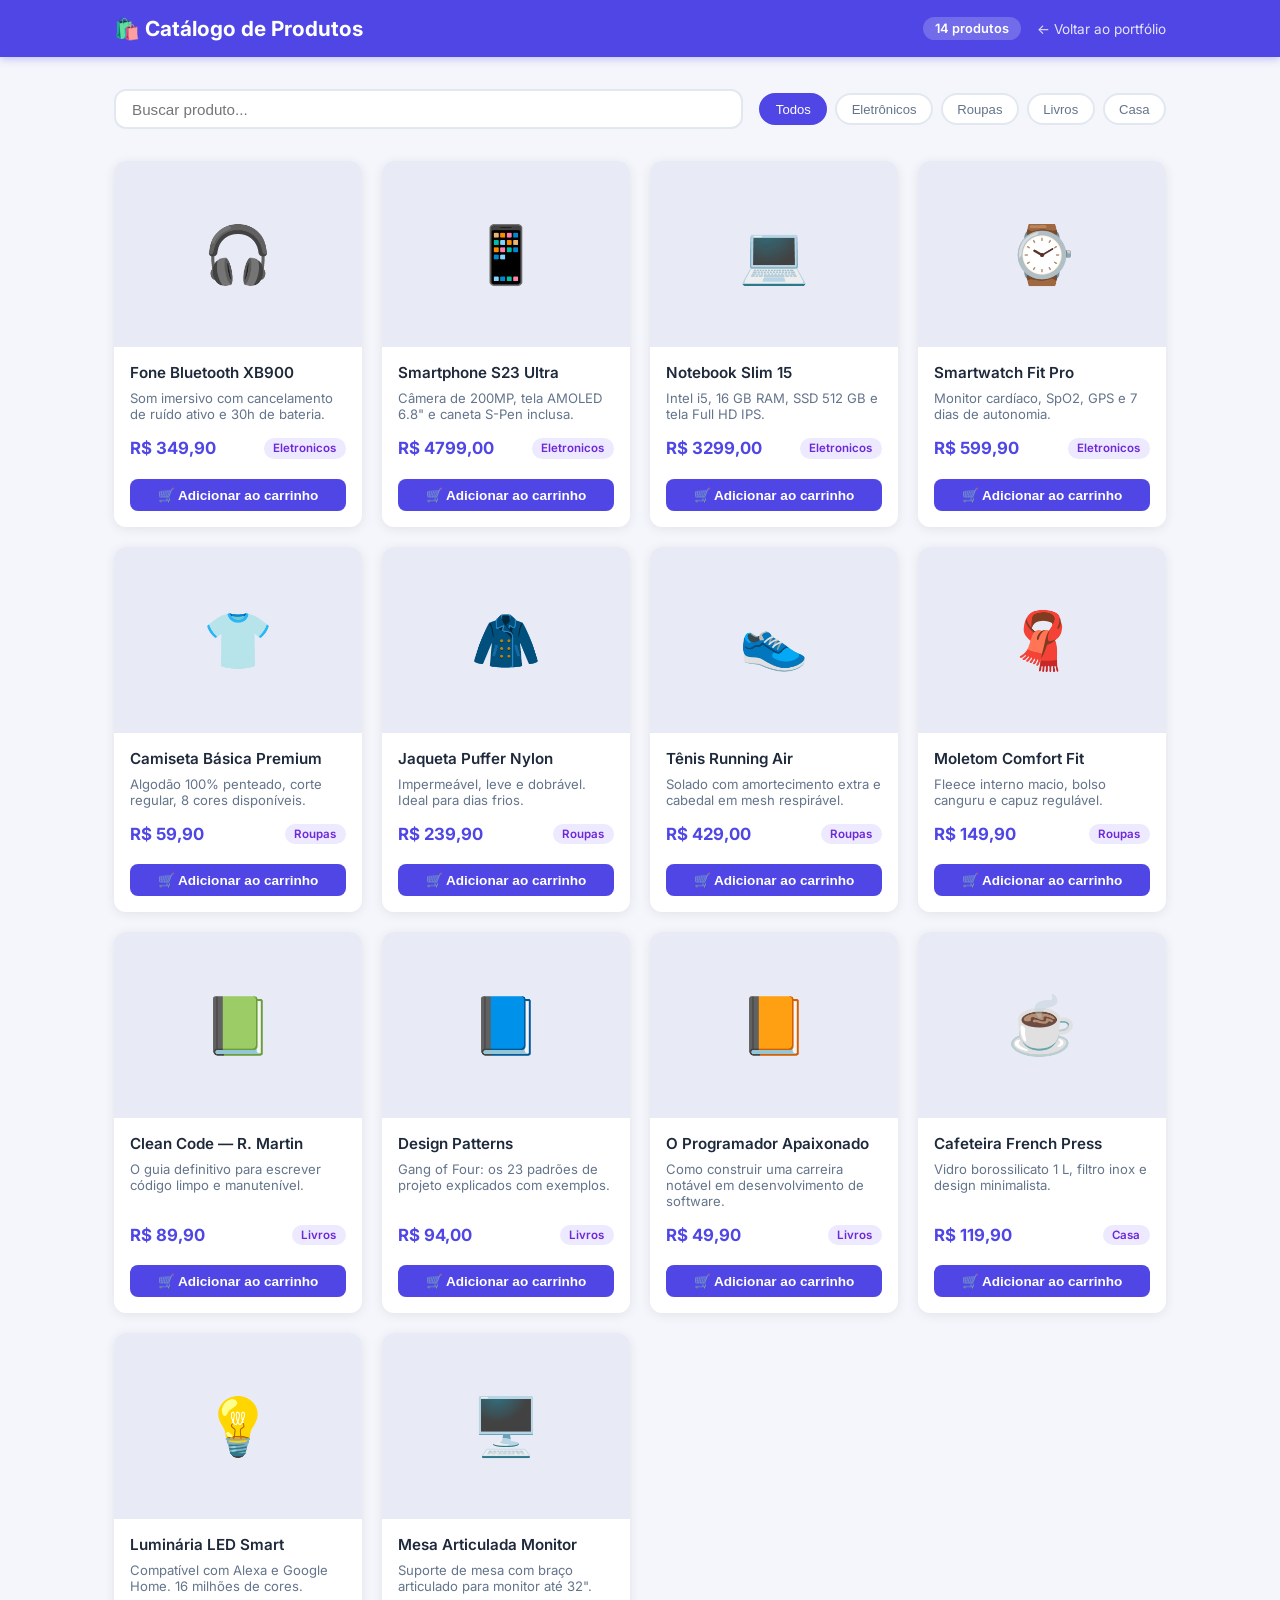
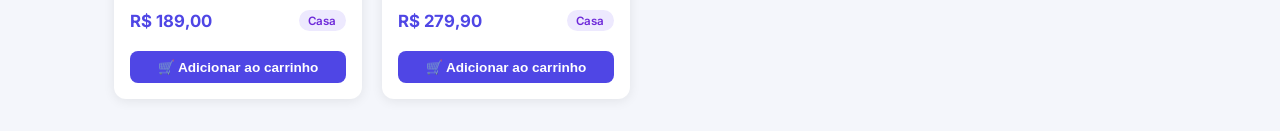
<file: Projetos/Projeto-01-Catalogo-de-Produtos/index.html>
<!DOCTYPE html>
<html lang="pt-br">
<head>
    <meta charset="UTF-8">
    <meta name="viewport" content="width=device-width, initial-scale=1.0">
    <title>Catálogo de Produtos</title>
    <link rel="preconnect" href="https://fonts.googleapis.com">
    <link href="https://fonts.googleapis.com/css2?family=Inter:wght@400;500;600;700&display=swap" rel="stylesheet">
    <link rel="stylesheet" href="style.css">
</head>
<body>

<header>
    <div class="header-inner">
        <h1>🛍️ Catálogo de Produtos</h1>

        <span class="badge" id="countBadge">0 produtos</span>

        <a href="../../index.html" class="back-link">
            ← Voltar ao portfólio
        </a>
    </div>
</header>

    <main class="container">

        <section class="toolbar">
            <input
                type="text"
                id="searchInput"
                class="search"
                placeholder="Buscar produto..."
                aria-label="Buscar produto"
            >
            <div class="filters" role="group" aria-label="Filtrar por categoria">
                <button class="filter-btn active" data-cat="all">Todos</button>
                <button class="filter-btn" data-cat="eletronicos">Eletrônicos</button>
                <button class="filter-btn" data-cat="roupas">Roupas</button>
                <button class="filter-btn" data-cat="livros">Livros</button>
                <button class="filter-btn" data-cat="casa">Casa</button>
            </div>
        </section>

        <div class="product-grid" id="productGrid" role="list" aria-live="polite"></div>

        <p class="empty-msg" id="emptyMsg" hidden>Nenhum produto encontrado.</p>

    </main>

    <script src="script.js"></script>
</body>
</html>
</file>
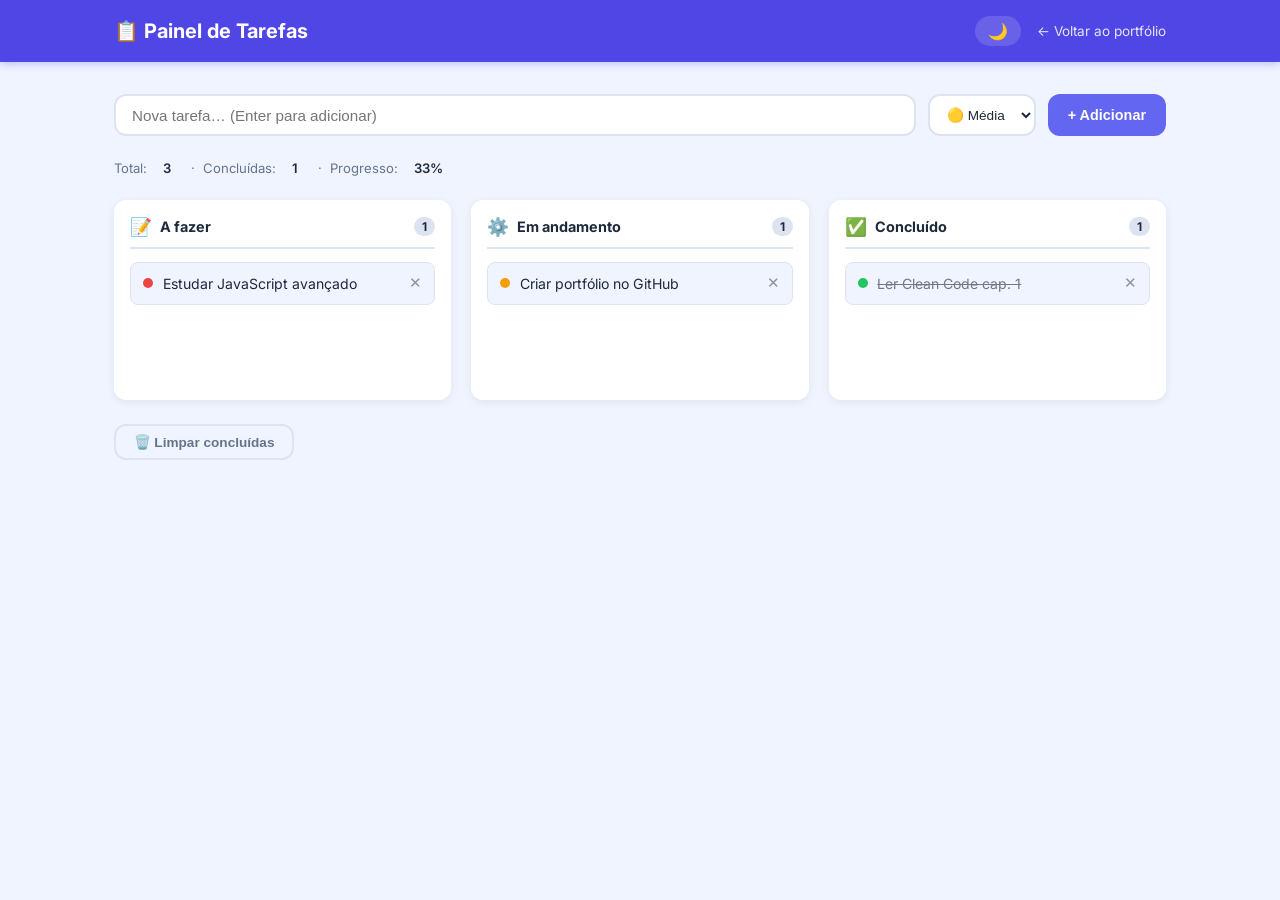
<file: Projetos/Projeto-02/index.html>
<!DOCTYPE html>
<html lang="pt-br">
<head>
    <meta charset="UTF-8">
    <meta name="viewport" content="width=device-width, initial-scale=1.0">
    <title>Painel de Tarefas</title>
    <link rel="preconnect" href="https://fonts.googleapis.com">
    <link href="https://fonts.googleapis.com/css2?family=Inter:wght@400;500;600;700&display=swap" rel="stylesheet">
    <link rel="stylesheet" href="style.css">
</head>
<body>

    <header>
    <div class="header-inner">
        <h1>📋 Painel de Tarefas</h1>

        <button id="themeBtn" class="theme-btn" aria-label="Alternar tema">
            🌙
        </button>

        <a href="../../index.html" class="back-link">
            ← Voltar ao portfólio
        </a>
    </div>
</header>

    <main class="container">

        
        <section class="add-task-form" aria-label="Adicionar tarefa">
            <input
                type="text"
                id="taskInput"
                class="task-input"
                placeholder="Nova tarefa… (Enter para adicionar)"
                maxlength="120"
                aria-label="Descrição da tarefa"
            >
            <select id="prioritySelect" class="priority-select" aria-label="Prioridade">
                <option value="baixa">🟢 Baixa</option>
                <option value="media" selected>🟡 Média</option>
                <option value="alta">🔴 Alta</option>
            </select>
            <button id="addBtn" class="btn-add" type="button">+ Adicionar</button>
        </section>

        
        <div class="stats" id="stats" aria-live="polite"></div>

        
        <div class="kanban">

            <div class="kanban-col" id="col-todo" data-status="todo">
                <div class="col-header">
                    <span class="col-icon">📝</span>
                    <h2>A fazer</h2>
                    <span class="col-count" id="count-todo">0</span>
                </div>
                <div class="card-list" id="list-todo" role="list" aria-label="Tarefas a fazer"></div>
            </div>

            <div class="kanban-col" id="col-doing" data-status="doing">
                <div class="col-header">
                    <span class="col-icon">⚙️</span>
                    <h2>Em andamento</h2>
                    <span class="col-count" id="count-doing">0</span>
                </div>
                <div class="card-list" id="list-doing" role="list" aria-label="Tarefas em andamento"></div>
            </div>

            <div class="kanban-col" id="col-done" data-status="done">
                <div class="col-header">
                    <span class="col-icon">✅</span>
                    <h2>Concluído</h2>
                    <span class="col-count" id="count-done">0</span>
                </div>
                <div class="card-list" id="list-done" role="list" aria-label="Tarefas concluídas"></div>
            </div>

        </div>

        <button class="btn-clear" id="clearDone" type="button">🗑️ Limpar concluídas</button>

    </main>

    <script src="script.js"></script>
</body>
</html>
</file>
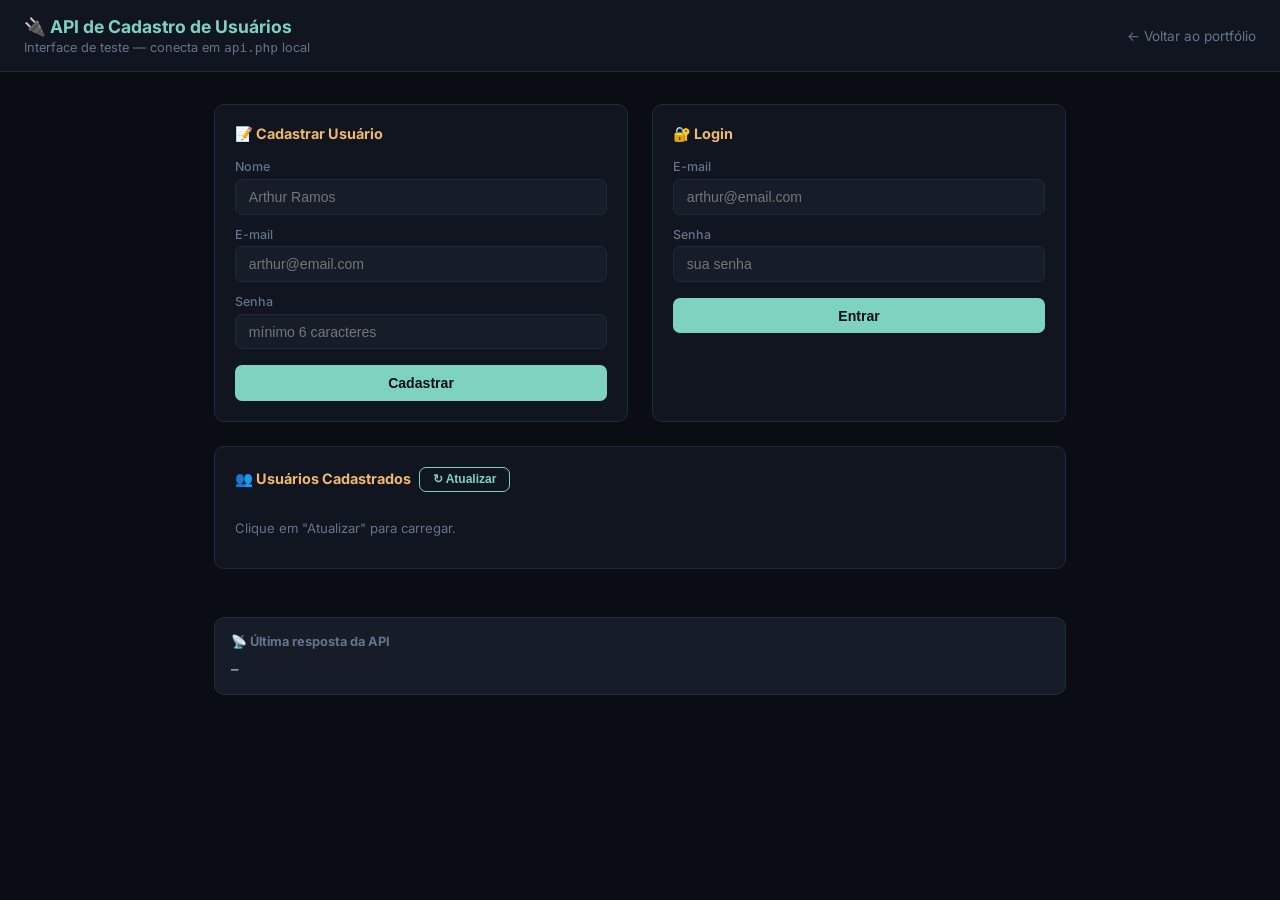
<file: Projetos/Projeto-03/index.html>
<!DOCTYPE html>
<html lang="pt-br">
<head>
    <meta charset="UTF-8">
    <meta name="viewport" content="width=device-width, initial-scale=1.0">
    <title>API de Cadastro — Teste</title>
    <link rel="preconnect" href="https://fonts.googleapis.com">
    <link href="https://fonts.googleapis.com/css2?family=Inter:wght@400;500;600;700&family=JetBrains+Mono:wght@400;500&display=swap" rel="stylesheet">
    <style>
        *, *::before, *::after { box-sizing: border-box; margin: 0; padding: 0; }
        :root {
            --bg: #0a0e14; --surface: #10151f; --surface2: #161c28;
            --border: #1f2b3a; --primary: #7dd3c0; --accent: #f0b86e;
            --text: #e2e8f0; --muted: #64748b; --radius: 10px;
            --red: #f87171; --green: #4ade80;
        }
        body { font-family: 'Inter', sans-serif; background: var(--bg); color: var(--text); min-height: 100vh; }
        header {background: var(--surface); border-bottom: 1px solid var(--border); padding: 1rem 1.5rem; display: flex; align-items: center; justify-content: space-between; gap: 1rem;}
        .back-link { color: var(--muted); text-decoration: none; font-size: 0.85rem; white-space: nowrap; transition: color 0.2s;}
        .back-link:hover { color: var(--primary);}
        header h1 { font-size: 1.1rem; font-weight: 700; color: var(--primary); }
        header p  { font-size: .8rem; color: var(--muted); margin-top: .2rem; }
        .container { max-width: 900px; margin: 0 auto; padding: 2rem 1.5rem; display: grid; gap: 1.5rem; }
        .grid2 { display: grid; grid-template-columns: 1fr 1fr; gap: 1.5rem; }
        @media (max-width: 640px) { .grid2 { grid-template-columns: 1fr; } }

        
        .card { background: var(--surface); border: 1px solid var(--border); border-radius: var(--radius); padding: 1.25rem; }
        .card h2 { font-size: .9rem; font-weight: 700; margin-bottom: 1rem; color: var(--accent); display: flex; align-items: center; gap: .5rem; }
        label { display: block; font-size: .78rem; color: var(--muted); margin-bottom: .3rem; margin-top: .75rem; font-weight: 500; }
        input { width: 100%; padding: .55rem .8rem; background: var(--surface2); border: 1.5px solid var(--border); border-radius: 7px; color: var(--text); font-size: .88rem; outline: none; transition: border-color .2s; }
        input:focus { border-color: var(--primary); }
        .btn { width: 100%; margin-top: 1rem; padding: .6rem; background: var(--primary); color: #0a0e14; border: none; border-radius: 7px; font-size: .88rem; font-weight: 700; cursor: pointer; transition: opacity .2s; }
        .btn:hover { opacity: .85; }
        .btn.outline { background: none; border: 1.5px solid var(--primary); color: var(--primary); }

        
        .response-box { background: var(--surface2); border: 1px solid var(--border); border-radius: var(--radius); padding: 1rem; margin-top: 1.5rem; }
        .response-box h3 { font-size: .8rem; color: var(--muted); margin-bottom: .75rem; }
        pre { font-family: 'JetBrains Mono', monospace; font-size: .78rem; white-space: pre-wrap; word-break: break-word; color: var(--text); }
        .status-badge { display: inline-block; font-size: .7rem; font-weight: 700; padding: .15rem .5rem; border-radius: 999px; margin-left: .5rem; }
        .ok  { background: rgba(74,222,128,.15); color: var(--green); }
        .err { background: rgba(248,113,113,.15); color: var(--red); }

        
        .users-table { width: 100%; border-collapse: collapse; font-size: .82rem; margin-top: .5rem; }
        .users-table th { text-align: left; padding: .4rem .6rem; color: var(--muted); font-size: .72rem; font-weight: 600; border-bottom: 1px solid var(--border); }
        .users-table td { padding: .45rem .6rem; border-bottom: 1px solid var(--border); }
        .users-table tr:last-child td { border-bottom: none; }
        .btn-del { background: none; border: none; color: var(--red); cursor: pointer; font-size: .8rem; font-weight: 600; }
        .btn-del:hover { text-decoration: underline; }
        .empty-users { color: var(--muted); font-size: .82rem; padding: .75rem 0; }
    </style>
</head>
<body>

<header>
    <div>
        <h1>🔌 API de Cadastro de Usuários</h1>
        <p>Interface de teste — conecta em <code>api.php</code> local</p>
    </div>

    <a href="../../index.html" class="back-link">
        ← Voltar ao portfólio
    </a>
</header>

<div class="container">

    <div class="grid2">

        
        <div class="card">
            <h2>📝 Cadastrar Usuário</h2>
            <label>Nome</label>
            <input id="regName" type="text" placeholder="Arthur Ramos">
            <label>E-mail</label>
            <input id="regEmail" type="email" placeholder="arthur@email.com">
            <label>Senha</label>
            <input id="regPass" type="password" placeholder="mínimo 6 caracteres">
            <button class="btn" onclick="register()">Cadastrar</button>
        </div>

        
        <div class="card">
            <h2>🔐 Login</h2>
            <label>E-mail</label>
            <input id="loginEmail" type="email" placeholder="arthur@email.com">
            <label>Senha</label>
            <input id="loginPass" type="password" placeholder="sua senha">
            <button class="btn" onclick="login()">Entrar</button>
        </div>

    </div>

   
    <div class="card">
        <h2>👥 Usuários Cadastrados <button class="btn outline" style="width:auto;margin:0;padding:.3rem .8rem;font-size:.75rem;" onclick="listUsers()">↻ Atualizar</button></h2>
        <div id="usersContainer"><p class="empty-users">Clique em "Atualizar" para carregar.</p></div>
    </div>

    
    <div class="response-box">
        <h3>📡 Última resposta da API</h3>
        <pre id="responseLog">—</pre>
    </div>

</div>

<script>
const API = 'api.php';

function showResponse(data, status) {
    const badge = status >= 200 && status < 300
        ? `<span class="status-badge ok">✓ ${status}</span>`
        : `<span class="status-badge err">✕ ${status}</span>`;
    document.querySelector('.response-box h3').innerHTML = `📡 Última resposta ${badge}`;
    document.getElementById('responseLog').textContent = JSON.stringify(data, null, 2);
}

async function apiFetch(url, options = {}) {
    const res = await fetch(url, options);
    const data = await res.json();
    showResponse(data, res.status);
    return { data, ok: res.ok };
}

async function register() {
    const name  = document.getElementById('regName').value.trim();
    const email = document.getElementById('regEmail').value.trim();
    const password = document.getElementById('regPass').value;
    await apiFetch(`${API}?action=register`, {
        method: 'POST',
        headers: { 'Content-Type': 'application/json' },
        body: JSON.stringify({ name, email, password }),
    });
    listUsers();
}

async function login() {
    const email    = document.getElementById('loginEmail').value.trim();
    const password = document.getElementById('loginPass').value;
    await apiFetch(`${API}?action=login`, {
        method: 'POST',
        headers: { 'Content-Type': 'application/json' },
        body: JSON.stringify({ email, password }),
    });
}

async function listUsers() {
    const { data, ok } = await apiFetch(`${API}?action=users`);
    const container = document.getElementById('usersContainer');
    if (!ok || !data.users?.length) {
        container.innerHTML = '<p class="empty-users">Nenhum usuário cadastrado ainda.</p>';
        return;
    }
    container.innerHTML = `
        <table class="users-table">
            <thead><tr><th>#</th><th>Nome</th><th>E-mail</th><th>Criado em</th><th></th></tr></thead>
            <tbody>
                ${data.users.map(u => `
                    <tr>
                        <td>${u.id}</td>
                        <td>${u.name}</td>
                        <td>${u.email}</td>
                        <td>${u.created_at}</td>
                        <td><button class="btn-del" onclick="deleteUser(${u.id})">Remover</button></td>
                    </tr>
                `).join('')}
            </tbody>
        </table>
    `;
}

async function deleteUser(id) {
    if (!confirm(`Remover usuário #${id}?`)) return;
    await apiFetch(`${API}?action=delete&id=${id}`, { method: 'DELETE' });
    listUsers();
}
</script>

</body>
</html>
</file>
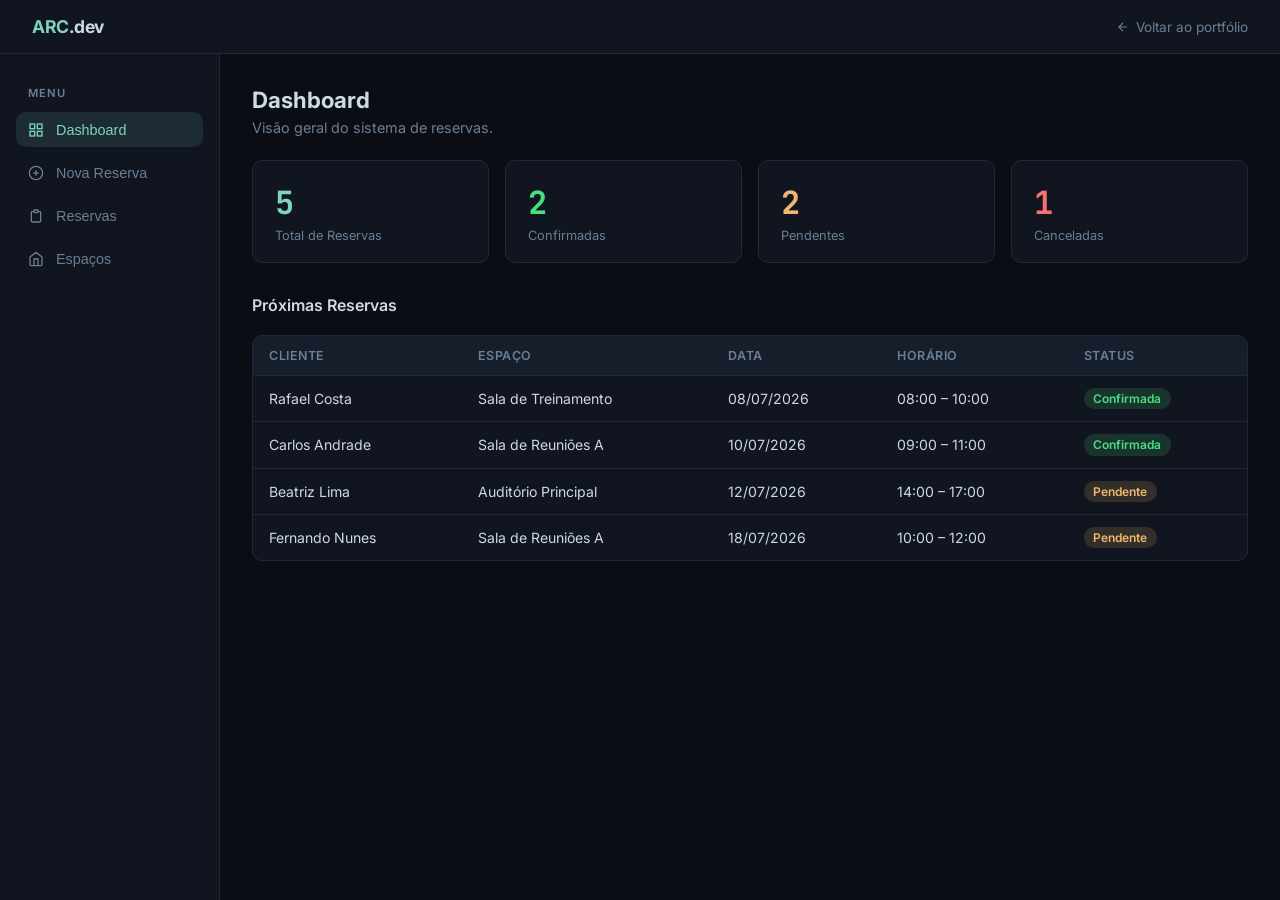
<file: Projetos/Projeto-04/index.html>
<!DOCTYPE html>
<html lang="pt-br">
<head>
  <meta charset="UTF-8">
  <meta name="viewport" content="width=device-width, initial-scale=1.0">
  <title>Sistema de Reservas | Arthur Ramos Couto</title>
  <meta name="description" content="Sistema de reservas com painel administrativo — Projeto 04 do portfólio de Arthur Ramos Couto.">
  <link rel="preconnect" href="https://fonts.googleapis.com">
  <link rel="preconnect" href="https://fonts.gstatic.com" crossorigin>
  <link href="https://fonts.googleapis.com/css2?family=Inter:wght@400;500;600;700&family=JetBrains+Mono:wght@400;500&display=swap" rel="stylesheet">
  <style>
    
    *, *::before, *::after { box-sizing: border-box; margin: 0; padding: 0; }

    :root {
      --bg:        #0a0e14;
      --surface:   #10151f;
      --surface2:  #161d2b;
      --border:    #1e2a3a;
      --accent:    #7dd3c0;
      --accent2:   #f0b86e;
      --text:      #cdd9e5;
      --muted:     #6b7e94;
      --danger:    #f87171;
      --success:   #4ade80;
      --radius:    10px;
      --shadow:    0 4px 24px rgba(0,0,0,.45);
    }

    body {
      font-family: 'Inter', sans-serif;
      background: var(--bg);
      color: var(--text);
      min-height: 100vh;
      display: flex;
      flex-direction: column;
    }

    
    header {
      background: var(--surface);
      border-bottom: 1px solid var(--border);
      padding: 1rem 2rem;
      display: flex;
      align-items: center;
      justify-content: space-between;
      gap: 1rem;
      position: sticky;
      top: 0;
      z-index: 100;
    }
    .logo { font-weight: 700; font-size: 1.1rem; color: var(--accent); text-decoration: none; letter-spacing: -.5px; }
    .logo span { color: var(--text); }
    .back-link { font-size: .85rem; color: var(--muted); text-decoration: none; display: flex; align-items: center; gap: .4rem; transition: color .2s; }
    .back-link:hover { color: var(--accent); }

    
    .app { display: flex; flex: 1; min-height: 0; }

    
    .sidebar {
      width: 220px;
      min-width: 220px;
      background: var(--surface);
      border-right: 1px solid var(--border);
      padding: 1.5rem 1rem;
      display: flex;
      flex-direction: column;
      gap: .5rem;
    }
    .sidebar-label { font-size: .7rem; font-weight: 600; color: var(--muted); text-transform: uppercase; letter-spacing: 1px; padding: .5rem .75rem .25rem; }
    .nav-item {
      display: flex; align-items: center; gap: .75rem;
      padding: .6rem .75rem; border-radius: var(--radius);
      font-size: .9rem; color: var(--muted);
      cursor: pointer; border: none; background: none;
      width: 100%; text-align: left; transition: all .2s;
    }
    .nav-item:hover { background: var(--surface2); color: var(--text); }
    .nav-item.active { background: rgba(125,211,192,.12); color: var(--accent); }
    .nav-item svg { width: 16px; height: 16px; flex-shrink: 0; }

    
    .main { flex: 1; padding: 2rem; overflow-y: auto; }
    .page { display: none; }
    .page.active { display: block; }

    
    .page-title { font-size: 1.4rem; font-weight: 700; margin-bottom: .4rem; }
    .page-sub   { color: var(--muted); font-size: .9rem; margin-bottom: 1.5rem; }

    
    .stats-grid { display: grid; grid-template-columns: repeat(auto-fit,minmax(150px,1fr)); gap: 1rem; margin-bottom: 2rem; }
    .stat-card {
      background: var(--surface);
      border: 1px solid var(--border);
      border-radius: var(--radius);
      padding: 1.2rem 1.4rem;
    }
    .stat-value { font-size: 2rem; font-weight: 700; font-family: 'JetBrains Mono', monospace; }
    .stat-label { font-size: .8rem; color: var(--muted); margin-top: .25rem; }
    .stat-card.accent  .stat-value { color: var(--accent); }
    .stat-card.accent2 .stat-value { color: var(--accent2); }
    .stat-card.danger  .stat-value { color: var(--danger); }
    .stat-card.success .stat-value { color: var(--success); }

    
    .table-wrap { background: var(--surface); border: 1px solid var(--border); border-radius: var(--radius); overflow: hidden; }
    table { width: 100%; border-collapse: collapse; font-size: .88rem; }
    th { background: var(--surface2); padding: .75rem 1rem; text-align: left; color: var(--muted); font-weight: 600; font-size: .78rem; text-transform: uppercase; letter-spacing: .5px; }
    td { padding: .75rem 1rem; border-top: 1px solid var(--border); vertical-align: middle; }
    tr:hover td { background: rgba(255,255,255,.02); }

    .badge {
      display: inline-block; padding: .2rem .6rem; border-radius: 999px; font-size: .75rem; font-weight: 600;
    }
    .badge-pending   { background: rgba(240,184,110,.15); color: var(--accent2); }
    .badge-confirmed { background: rgba(74,222,128,.15);  color: var(--success); }
    .badge-cancelled { background: rgba(248,113,113,.15); color: var(--danger); }

    
    .form-card { background: var(--surface); border: 1px solid var(--border); border-radius: var(--radius); padding: 1.5rem; max-width: 600px; }
    .form-grid { display: grid; grid-template-columns: 1fr 1fr; gap: 1rem; }
    .form-group { display: flex; flex-direction: column; gap: .4rem; }
    .form-group.full { grid-column: 1/-1; }
    label { font-size: .82rem; color: var(--muted); font-weight: 500; }
    input, select, textarea {
      background: var(--surface2);
      border: 1px solid var(--border);
      border-radius: 8px;
      padding: .6rem .9rem;
      color: var(--text);
      font-family: inherit;
      font-size: .9rem;
      outline: none;
      transition: border-color .2s;
    }
    input:focus, select:focus, textarea:focus { border-color: var(--accent); }
    select option { background: var(--surface2); }
    textarea { resize: vertical; min-height: 80px; }

    
    .btn {
      display: inline-flex; align-items: center; gap: .5rem;
      padding: .6rem 1.2rem; border-radius: 8px; font-size: .88rem;
      font-weight: 600; cursor: pointer; border: none;
      transition: opacity .2s, transform .1s;
    }
    .btn:hover { opacity: .85; }
    .btn:active { transform: scale(.98); }
    .btn-primary { background: var(--accent); color: #0a0e14; }
    .btn-danger  { background: var(--danger); color: #fff; }
    .btn-ghost   { background: var(--surface2); color: var(--text); border: 1px solid var(--border); }
    .btn-sm      { padding: .35rem .75rem; font-size: .8rem; }

    
    #toast {
      position: fixed; bottom: 1.5rem; right: 1.5rem;
      background: var(--surface); border: 1px solid var(--border);
      border-radius: var(--radius); padding: .9rem 1.3rem;
      font-size: .88rem; box-shadow: var(--shadow);
      transform: translateY(120%); opacity: 0;
      transition: all .3s; z-index: 999;
      max-width: 320px;
    }
    #toast.show { transform: translateY(0); opacity: 1; }
    #toast.success { border-color: var(--success); color: var(--success); }
    #toast.error   { border-color: var(--danger);  color: var(--danger); }

    
    .modal-overlay {
      display: none; position: fixed; inset: 0;
      background: rgba(0,0,0,.7); z-index: 200;
      align-items: center; justify-content: center;
    }
    .modal-overlay.open { display: flex; }
    .modal {
      background: var(--surface); border: 1px solid var(--border);
      border-radius: var(--radius); padding: 1.75rem; width: 100%; max-width: 420px;
      box-shadow: var(--shadow);
    }
    .modal h3 { margin-bottom: .5rem; }
    .modal p  { color: var(--muted); font-size: .9rem; margin-bottom: 1.25rem; }
    .modal-actions { display: flex; gap: .75rem; justify-content: flex-end; }

    
    @media (max-width: 700px) {
      .sidebar { display: none; }
      .form-grid { grid-template-columns: 1fr; }
    }

    
    .empty { text-align: center; padding: 3rem 1rem; color: var(--muted); }
    .empty svg { width: 48px; height: 48px; opacity: .3; margin-bottom: 1rem; }

    .section-header { display: flex; align-items: center; justify-content: space-between; margin-bottom: 1.25rem; flex-wrap: wrap; gap: .75rem; }
    .filters-inline { display: flex; gap: .5rem; flex-wrap: wrap; }
    .filter-chip {
      padding: .3rem .85rem; border-radius: 999px; font-size: .8rem;
      border: 1px solid var(--border); background: transparent;
      color: var(--muted); cursor: pointer; transition: all .2s;
    }
    .filter-chip.active { background: var(--accent); border-color: var(--accent); color: #0a0e14; font-weight: 600; }
  </style>
</head>
<body>

<header>
  <a href="../../index.html" class="logo">ARC<span>.dev</span></a>
  <a href="../../index.html" class="back-link">
    <svg viewBox="0 0 24 24" fill="none" stroke="currentColor" stroke-width="2" width="14" height="14"><path d="M19 12H5M12 5l-7 7 7 7"/></svg>
    Voltar ao portfólio
  </a>
</header>

<div class="app">

  
  <aside class="sidebar">
    <span class="sidebar-label">Menu</span>
    <button class="nav-item active" data-page="dashboard">
      <svg viewBox="0 0 24 24" fill="none" stroke="currentColor" stroke-width="2"><rect x="3" y="3" width="7" height="7"/><rect x="14" y="3" width="7" height="7"/><rect x="3" y="14" width="7" height="7"/><rect x="14" y="14" width="7" height="7"/></svg>
      Dashboard
    </button>
    <button class="nav-item" data-page="nova">
      <svg viewBox="0 0 24 24" fill="none" stroke="currentColor" stroke-width="2"><circle cx="12" cy="12" r="10"/><path d="M12 8v8M8 12h8"/></svg>
      Nova Reserva
    </button>
    <button class="nav-item" data-page="reservas">
      <svg viewBox="0 0 24 24" fill="none" stroke="currentColor" stroke-width="2"><path d="M9 5H7a2 2 0 00-2 2v12a2 2 0 002 2h10a2 2 0 002-2V7a2 2 0 00-2-2h-2"/><rect x="9" y="3" width="6" height="4" rx="1"/></svg>
      Reservas
    </button>
    <button class="nav-item" data-page="espacos">
      <svg viewBox="0 0 24 24" fill="none" stroke="currentColor" stroke-width="2"><path d="M3 9l9-7 9 7v11a2 2 0 01-2 2H5a2 2 0 01-2-2z"/><polyline points="9 22 9 12 15 12 15 22"/></svg>
      Espaços
    </button>
  </aside>

  <main class="main">

    
    <div class="page active" id="page-dashboard">
      <h1 class="page-title">Dashboard</h1>
      <p class="page-sub">Visão geral do sistema de reservas.</p>

      <div class="stats-grid">
        <div class="stat-card accent">
          <div class="stat-value" id="stat-total">0</div>
          <div class="stat-label">Total de Reservas</div>
        </div>
        <div class="stat-card success">
          <div class="stat-value" id="stat-confirmed">0</div>
          <div class="stat-label">Confirmadas</div>
        </div>
        <div class="stat-card accent2">
          <div class="stat-value" id="stat-pending">0</div>
          <div class="stat-label">Pendentes</div>
        </div>
        <div class="stat-card danger">
          <div class="stat-value" id="stat-cancelled">0</div>
          <div class="stat-label">Canceladas</div>
        </div>
      </div>

      <div class="section-header">
        <h2 style="font-size:1rem;font-weight:600;">Próximas Reservas</h2>
      </div>
      <div class="table-wrap">
        <table>
          <thead>
            <tr>
              <th>Cliente</th><th>Espaço</th><th>Data</th><th>Horário</th><th>Status</th>
            </tr>
          </thead>
          <tbody id="dash-tbody"></tbody>
        </table>
      </div>
    </div>

    
    <div class="page" id="page-nova">
      <h1 class="page-title">Nova Reserva</h1>
      <p class="page-sub">Preencha os dados abaixo para registrar uma nova reserva.</p>

      <div class="form-card">
        <div class="form-grid" id="reserva-form">
          <div class="form-group">
            <label for="f-nome">Nome do cliente *</label>
            <input type="text" id="f-nome" placeholder="Ex: Maria Silva">
          </div>
          <div class="form-group">
            <label for="f-email">E-mail</label>
            <input type="email" id="f-email" placeholder="cliente@email.com">
          </div>
          <div class="form-group">
            <label for="f-espaco">Espaço *</label>
            <select id="f-espaco">
              <option value="">Selecione...</option>
            </select>
          </div>
          <div class="form-group">
            <label for="f-pessoas">Nº de pessoas</label>
            <input type="number" id="f-pessoas" min="1" max="500" placeholder="1">
          </div>
          <div class="form-group">
            <label for="f-data">Data *</label>
            <input type="date" id="f-data">
          </div>
          <div class="form-group">
            <label for="f-hora-ini">Hora início *</label>
            <input type="time" id="f-hora-ini" value="09:00">
          </div>
          <div class="form-group">
            <label for="f-hora-fim">Hora fim *</label>
            <input type="time" id="f-hora-fim" value="11:00">
          </div>
          <div class="form-group">
            <label for="f-status">Status</label>
            <select id="f-status">
              <option value="pending">Pendente</option>
              <option value="confirmed">Confirmada</option>
              <option value="cancelled">Cancelada</option>
            </select>
          </div>
          <div class="form-group full">
            <label for="f-obs">Observações</label>
            <textarea id="f-obs" placeholder="Informações adicionais..."></textarea>
          </div>
          <div class="form-group full" style="display:flex;gap:.75rem;justify-content:flex-end;">
            <button class="btn btn-ghost" onclick="resetForm()">Limpar</button>
            <button class="btn btn-primary" onclick="saveReserva()">Salvar Reserva</button>
          </div>
        </div>
      </div>
    </div>

    
    <div class="page" id="page-reservas">
      <div class="section-header">
        <div>
          <h1 class="page-title">Reservas</h1>
          <p class="page-sub" style="margin-bottom:0">Gerencie todas as reservas cadastradas.</p>
        </div>
        <button class="btn btn-primary btn-sm" onclick="goToPage('nova')">+ Nova</button>
      </div>

      <div style="margin-bottom:1rem;display:flex;gap:.5rem;flex-wrap:wrap;align-items:center;">
        <button class="filter-chip active" data-filter="all">Todas</button>
        <button class="filter-chip" data-filter="pending">Pendentes</button>
        <button class="filter-chip" data-filter="confirmed">Confirmadas</button>
        <button class="filter-chip" data-filter="cancelled">Canceladas</button>
        <input type="text" id="search-input" placeholder="Buscar cliente ou espaço..." style="margin-left:auto;width:220px;padding:.4rem .8rem;font-size:.85rem;">
      </div>

      <div class="table-wrap">
        <table>
          <thead>
            <tr>
              <th>#</th><th>Cliente</th><th>Espaço</th><th>Data</th><th>Horário</th><th>Status</th><th>Ações</th>
            </tr>
          </thead>
          <tbody id="reservas-tbody"></tbody>
        </table>
      </div>
    </div>

    
    <div class="page" id="page-espacos">
      <div class="section-header">
        <div>
          <h1 class="page-title">Espaços</h1>
          <p class="page-sub" style="margin-bottom:0">Gerencie os espaços disponíveis para reserva.</p>
        </div>
        <button class="btn btn-primary btn-sm" onclick="addEspaco()">+ Novo Espaço</button>
      </div>

      <div class="table-wrap">
        <table>
          <thead><tr><th>#</th><th>Nome</th><th>Capacidade</th><th>Localização</th><th>Ações</th></tr></thead>
          <tbody id="espacos-tbody"></tbody>
        </table>
      </div>
    </div>

  </main>
</div>


<div class="modal-overlay" id="modal-delete">
  <div class="modal">
    <h3>Excluir reserva?</h3>
    <p>Essa ação não pode ser desfeita. A reserva será removida permanentemente.</p>
    <div class="modal-actions">
      <button class="btn btn-ghost" onclick="closeModal()">Cancelar</button>
      <button class="btn btn-danger" onclick="confirmDelete()">Excluir</button>
    </div>
  </div>
</div>

<div id="toast"></div>

<script>

const ESPACOS_KEY  = 'res-espacos';
const RESERVAS_KEY = 'res-reservas';

const DEFAULT_ESPACOS = [
  { id: 1, nome: 'Sala de Reuniões A', capacidade: 10, local: 'Bloco 1 — 2º andar' },
  { id: 2, nome: 'Auditório Principal',  capacidade: 150, local: 'Bloco Central — Térreo' },
  { id: 3, nome: 'Sala de Treinamento', capacidade: 30,  local: 'Bloco 2 — 1º andar' },
  { id: 4, nome: 'Espaço Colaborativo', capacidade: 20,  local: 'Bloco 3 — Térreo' },
];

const DEFAULT_RESERVAS = [
  { id: 1, nome: 'Carlos Andrade',  email: 'carlos@email.com', espacoId: 1, pessoas: 6,  data: '2026-07-10', horaIni: '09:00', horaFim: '11:00', status: 'confirmed', obs: '' },
  { id: 2, nome: 'Beatriz Lima',    email: 'bia@email.com',    espacoId: 2, pessoas: 80, data: '2026-07-12', horaIni: '14:00', horaFim: '17:00', status: 'pending',   obs: 'Necessita projetor.' },
  { id: 3, nome: 'Rafael Costa',   email: 'rafael@email.com', espacoId: 3, pessoas: 20, data: '2026-07-08', horaIni: '08:00', horaFim: '10:00', status: 'confirmed', obs: '' },
  { id: 4, nome: 'Juliana Matos',  email: 'ju@email.com',     espacoId: 4, pessoas: 12, data: '2026-07-15', horaIni: '13:00', horaFim: '15:00', status: 'cancelled', obs: 'Cancelado pelo cliente.' },
  { id: 5, nome: 'Fernando Nunes', email: 'fer@email.com',    espacoId: 1, pessoas: 8,  data: '2026-07-18', horaIni: '10:00', horaFim: '12:00', status: 'pending',   obs: '' },
];


function load(key, def) {
  try { return JSON.parse(localStorage.getItem(key)) || def; } catch { return def; }
}
function save(key, data) { localStorage.setItem(key, JSON.stringify(data)); }

let espacos  = load(ESPACOS_KEY,  DEFAULT_ESPACOS);
let reservas = load(RESERVAS_KEY, DEFAULT_RESERVAS);


document.querySelectorAll('.nav-item').forEach(btn => {
  btn.addEventListener('click', () => goToPage(btn.dataset.page));
});

function goToPage(id) {
  document.querySelectorAll('.page').forEach(p => p.classList.remove('active'));
  document.querySelectorAll('.nav-item').forEach(b => b.classList.remove('active'));
  document.getElementById('page-' + id)?.classList.add('active');
  document.querySelector(`[data-page="${id}"]`)?.classList.add('active');
  if (id === 'dashboard') renderDashboard();
  if (id === 'reservas')  renderReservas();
  if (id === 'espacos')   renderEspacos();
  if (id === 'nova')      populateEspacoSelect();
}


let toastTimer;
function toast(msg, type = 'success') {
  const t = document.getElementById('toast');
  t.textContent = msg; t.className = 'show ' + type;
  clearTimeout(toastTimer);
  toastTimer = setTimeout(() => t.className = '', 3000);
}


function statusBadge(s) {
  const map = { pending: ['badge-pending','Pendente'], confirmed: ['badge-confirmed','Confirmada'], cancelled: ['badge-cancelled','Cancelada'] };
  const [cls, label] = map[s] || ['','—'];
  return `<span class="badge ${cls}">${label}</span>`;
}
function fmtDate(d) {
  if (!d) return '—';
  const [y,m,dd] = d.split('-');
  return `${dd}/${m}/${y}`;
}


function renderDashboard() {
  const total     = reservas.length;
  const confirmed = reservas.filter(r => r.status === 'confirmed').length;
  const pending   = reservas.filter(r => r.status === 'pending').length;
  const cancelled = reservas.filter(r => r.status === 'cancelled').length;
  document.getElementById('stat-total').textContent     = total;
  document.getElementById('stat-confirmed').textContent = confirmed;
  document.getElementById('stat-pending').textContent   = pending;
  document.getElementById('stat-cancelled').textContent = cancelled;

  const upcoming = [...reservas]
    .filter(r => r.status !== 'cancelled')
    .sort((a,b) => a.data.localeCompare(b.data))
    .slice(0,5);

  const tbody = document.getElementById('dash-tbody');
  tbody.innerHTML = upcoming.length
    ? upcoming.map(r => {
        const esp = espacos.find(e => e.id === r.espacoId);
        return `<tr>
          <td>${r.nome}</td>
          <td>${esp?.nome || '—'}</td>
          <td>${fmtDate(r.data)}</td>
          <td>${r.horaIni} – ${r.horaFim}</td>
          <td>${statusBadge(r.status)}</td>
        </tr>`;
      }).join('')
    : '<tr><td colspan="5" class="empty">Nenhuma reserva encontrada.</td></tr>';
}


let currentFilter = 'all';
let searchQuery   = '';

function renderReservas() {
  let data = [...reservas];
  if (currentFilter !== 'all') data = data.filter(r => r.status === currentFilter);
  if (searchQuery) {
    const q = searchQuery.toLowerCase();
    data = data.filter(r => {
      const esp = espacos.find(e => e.id === r.espacoId);
      return r.nome.toLowerCase().includes(q) || (esp?.nome || '').toLowerCase().includes(q);
    });
  }
  data.sort((a,b) => b.id - a.id);

  const tbody = document.getElementById('reservas-tbody');
  tbody.innerHTML = data.length
    ? data.map(r => {
        const esp = espacos.find(e => e.id === r.espacoId);
        return `<tr>
          <td style="color:var(--muted);font-size:.8rem;">#${r.id}</td>
          <td><strong>${r.nome}</strong><br><span style="color:var(--muted);font-size:.8rem;">${r.email||''}</span></td>
          <td>${esp?.nome || '—'}</td>
          <td>${fmtDate(r.data)}</td>
          <td>${r.horaIni} – ${r.horaFim}</td>
          <td>${statusBadge(r.status)}</td>
          <td>
            <div style="display:flex;gap:.4rem;">
              <button class="btn btn-ghost btn-sm" onclick="changeStatus(${r.id})">Status</button>
              <button class="btn btn-danger btn-sm" onclick="askDelete(${r.id})">✕</button>
            </div>
          </td>
        </tr>`;
      }).join('')
    : '<tr><td colspan="7" class="empty">Nenhuma reserva encontrada.</td></tr>';
}


document.querySelectorAll('.filter-chip').forEach(chip => {
  chip.addEventListener('click', () => {
    document.querySelectorAll('.filter-chip').forEach(c => c.classList.remove('active'));
    chip.classList.add('active');
    currentFilter = chip.dataset.filter;
    renderReservas();
  });
});

document.getElementById('search-input').addEventListener('input', e => {
  searchQuery = e.target.value;
  renderReservas();
});


function changeStatus(id) {
  const r = reservas.find(x => x.id === id);
  if (!r) return;
  const cycle = { pending: 'confirmed', confirmed: 'cancelled', cancelled: 'pending' };
  r.status = cycle[r.status];
  save(RESERVAS_KEY, reservas);
  renderReservas();
  renderDashboard();
  toast('Status atualizado!');
}


let deleteTarget = null;
function askDelete(id)   { deleteTarget = id; document.getElementById('modal-delete').classList.add('open'); }
function closeModal()    { document.getElementById('modal-delete').classList.remove('open'); deleteTarget = null; }
function confirmDelete() {
  reservas = reservas.filter(r => r.id !== deleteTarget);
  save(RESERVAS_KEY, reservas);
  closeModal();
  renderReservas();
  renderDashboard();
  toast('Reserva excluída.', 'error');
}


function populateEspacoSelect() {
  const sel = document.getElementById('f-espaco');
  sel.innerHTML = '<option value="">Selecione...</option>' +
    espacos.map(e => `<option value="${e.id}">${e.nome} (cap. ${e.capacidade})</option>`).join('');
  // Set min date to today
  document.getElementById('f-data').min = new Date().toISOString().split('T')[0];
}

function saveReserva() {
  const nome    = document.getElementById('f-nome').value.trim();
  const email   = document.getElementById('f-email').value.trim();
  const espId   = parseInt(document.getElementById('f-espaco').value);
  const pessoas = parseInt(document.getElementById('f-pessoas').value) || 1;
  const data    = document.getElementById('f-data').value;
  const horaIni = document.getElementById('f-hora-ini').value;
  const horaFim = document.getElementById('f-hora-fim').value;
  const status  = document.getElementById('f-status').value;
  const obs     = document.getElementById('f-obs').value.trim();

  if (!nome)   return toast('Informe o nome do cliente.', 'error');
  if (!espId)  return toast('Selecione um espaço.', 'error');
  if (!data)   return toast('Informe a data.', 'error');
  if (horaIni >= horaFim) return toast('Horário de início deve ser antes do fim.', 'error');

  const newId = reservas.length ? Math.max(...reservas.map(r => r.id)) + 1 : 1;
  reservas.push({ id: newId, nome, email, espacoId: espId, pessoas, data, horaIni, horaFim, status, obs });
  save(RESERVAS_KEY, reservas);
  resetForm();
  toast('Reserva salva com sucesso!');
  goToPage('reservas');
}

function resetForm() {
  ['f-nome','f-email','f-pessoas','f-obs'].forEach(id => document.getElementById(id).value = '');
  document.getElementById('f-espaco').value = '';
  document.getElementById('f-status').value = 'pending';
  document.getElementById('f-hora-ini').value = '09:00';
  document.getElementById('f-hora-fim').value = '11:00';
  document.getElementById('f-data').value = '';
}


function renderEspacos() {
  const tbody = document.getElementById('espacos-tbody');
  tbody.innerHTML = espacos.map(e => `<tr>
    <td style="color:var(--muted);font-size:.8rem;">${e.id}</td>
    <td><strong>${e.nome}</strong></td>
    <td>${e.capacidade} pessoas</td>
    <td>${e.local}</td>
    <td><button class="btn btn-danger btn-sm" onclick="deleteEspaco(${e.id})">✕</button></td>
  </tr>`).join('');
}

function addEspaco() {
  const nome = prompt('Nome do espaço:');
  if (!nome?.trim()) return;
  const cap = parseInt(prompt('Capacidade (pessoas):')) || 10;
  const loc = prompt('Localização:') || '—';
  const newId = espacos.length ? Math.max(...espacos.map(e => e.id)) + 1 : 1;
  espacos.push({ id: newId, nome: nome.trim(), capacidade: cap, local: loc });
  save(ESPACOS_KEY, espacos);
  renderEspacos();
  toast('Espaço adicionado!');
}

function deleteEspaco(id) {
  if (!confirm('Excluir este espaço?')) return;
  espacos = espacos.filter(e => e.id !== id);
  save(ESPACOS_KEY, espacos);
  renderEspacos();
  toast('Espaço removido.', 'error');
}


renderDashboard();
</script>
</body>
</html>
</file>
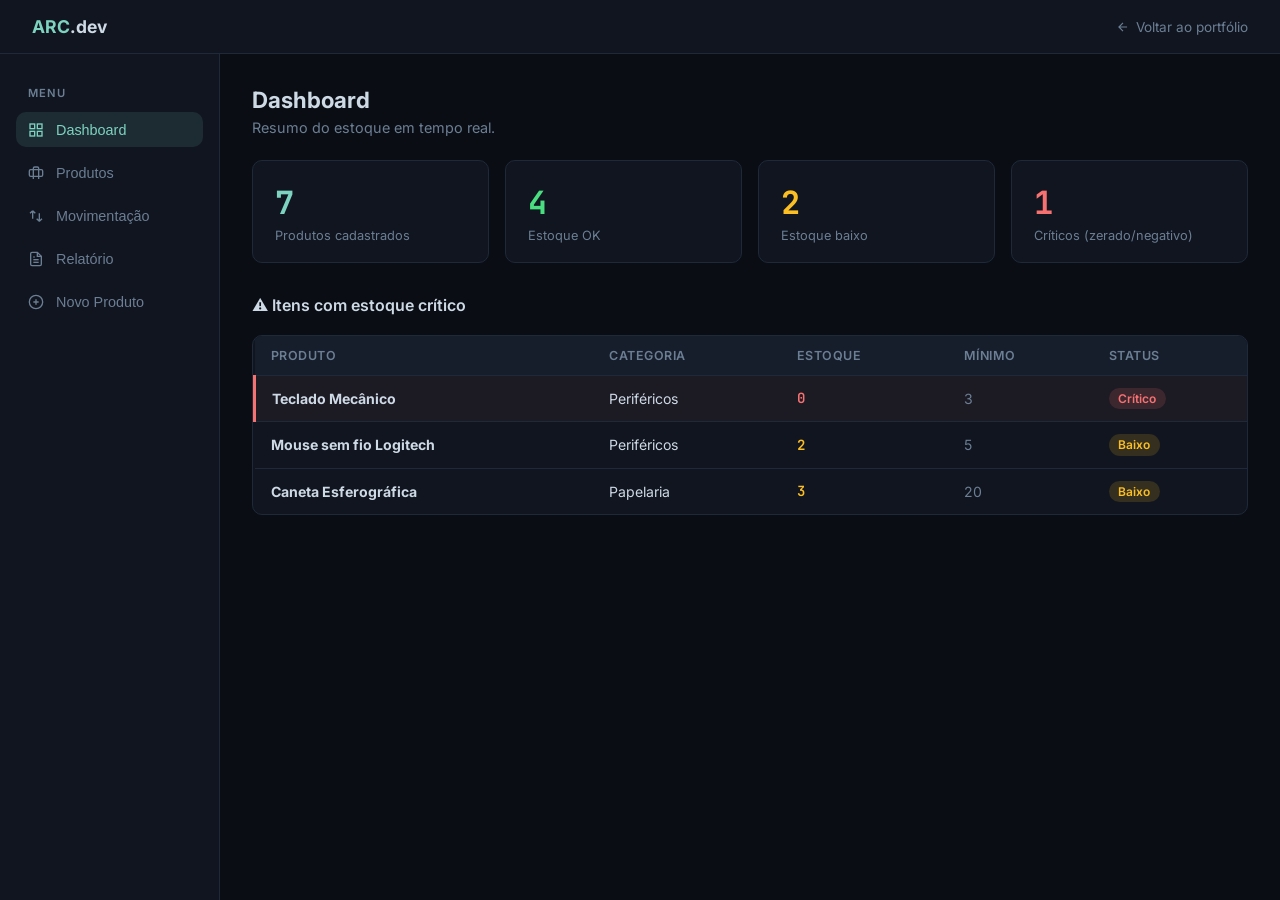
<file: Projetos/Projeto-05/index.html>
<!DOCTYPE html>
<html lang="pt-br">
<head>
  <meta charset="UTF-8">
  <meta name="viewport" content="width=device-width, initial-scale=1.0">
  <title>Controle de Estoque | Arthur Ramos Couto</title>
  <meta name="description" content="Sistema de controle de estoque — Projeto 05 do portfólio de Arthur Ramos Couto.">
  <link rel="preconnect" href="https://fonts.googleapis.com">
  <link rel="preconnect" href="https://fonts.gstatic.com" crossorigin>
  <link href="https://fonts.googleapis.com/css2?family=Inter:wght@400;500;600;700&family=JetBrains+Mono:wght@400;500;600&display=swap" rel="stylesheet">
  <style>
    
    *, *::before, *::after { box-sizing: border-box; margin: 0; padding: 0; }

    :root {
      --bg:        #0a0e14;
      --surface:   #10151f;
      --surface2:  #161d2b;
      --border:    #1e2a3a;
      --accent:    #7dd3c0;
      --accent2:   #f0b86e;
      --text:      #cdd9e5;
      --muted:     #6b7e94;
      --danger:    #f87171;
      --success:   #4ade80;
      --warning:   #fbbf24;
      --radius:    10px;
      --shadow:    0 4px 24px rgba(0,0,0,.45);
    }

    body { font-family: 'Inter', sans-serif; background: var(--bg); color: var(--text); min-height: 100vh; display: flex; flex-direction: column; }


    header {
      background: var(--surface); border-bottom: 1px solid var(--border);
      padding: 1rem 2rem; display: flex; align-items: center; justify-content: space-between;
      position: sticky; top: 0; z-index: 100;
    }
    .logo { font-weight: 700; font-size: 1.1rem; color: var(--accent); text-decoration: none; }
    .logo span { color: var(--text); }
    .back-link { font-size: .85rem; color: var(--muted); text-decoration: none; display: flex; align-items: center; gap: .4rem; transition: color .2s; }
    .back-link:hover { color: var(--accent); }


    .app { display: flex; flex: 1; }
    .sidebar {
      width: 220px; min-width: 220px; background: var(--surface);
      border-right: 1px solid var(--border); padding: 1.5rem 1rem;
      display: flex; flex-direction: column; gap: .5rem;
    }
    .sidebar-label { font-size: .7rem; font-weight: 600; color: var(--muted); text-transform: uppercase; letter-spacing: 1px; padding: .5rem .75rem .25rem; }
    .nav-item {
      display: flex; align-items: center; gap: .75rem;
      padding: .6rem .75rem; border-radius: var(--radius);
      font-size: .9rem; color: var(--muted);
      cursor: pointer; border: none; background: none; width: 100%; text-align: left; transition: all .2s;
    }
    .nav-item:hover { background: var(--surface2); color: var(--text); }
    .nav-item.active { background: rgba(125,211,192,.12); color: var(--accent); }
    .nav-item svg { width: 16px; height: 16px; flex-shrink: 0; }

    .main { flex: 1; padding: 2rem; overflow-y: auto; }
    .page { display: none; }
    .page.active { display: block; }


    .page-title { font-size: 1.4rem; font-weight: 700; margin-bottom: .4rem; }
    .page-sub   { color: var(--muted); font-size: .9rem; margin-bottom: 1.5rem; }


    .stats-grid { display: grid; grid-template-columns: repeat(auto-fit, minmax(140px,1fr)); gap: 1rem; margin-bottom: 2rem; }
    .stat-card {
      background: var(--surface); border: 1px solid var(--border);
      border-radius: var(--radius); padding: 1.2rem 1.4rem;
    }
    .stat-value { font-size: 2rem; font-weight: 700; font-family: 'JetBrains Mono', monospace; }
    .stat-label { font-size: .8rem; color: var(--muted); margin-top: .25rem; }
    .stat-card.c-accent  .stat-value { color: var(--accent); }
    .stat-card.c-success .stat-value { color: var(--success); }
    .stat-card.c-warning .stat-value { color: var(--warning); }
    .stat-card.c-danger  .stat-value { color: var(--danger); }


    .table-wrap { background: var(--surface); border: 1px solid var(--border); border-radius: var(--radius); overflow: hidden; }
    table { width: 100%; border-collapse: collapse; font-size: .88rem; }
    th { background: var(--surface2); padding: .75rem 1rem; text-align: left; color: var(--muted); font-weight: 600; font-size: .78rem; text-transform: uppercase; letter-spacing: .5px; }
    td { padding: .75rem 1rem; border-top: 1px solid var(--border); vertical-align: middle; }
    tr:hover td { background: rgba(255,255,255,.02); }

    
    tr.critical td { background: rgba(248,113,113,.05); }
    tr.critical td:first-child { border-left: 3px solid var(--danger); }

    .badge { display: inline-block; padding: .2rem .6rem; border-radius: 999px; font-size: .75rem; font-weight: 600; }
    .badge-ok       { background: rgba(74,222,128,.15); color: var(--success); }
    .badge-low      { background: rgba(251,191,36,.15); color: var(--warning); }
    .badge-critical { background: rgba(248,113,113,.15); color: var(--danger); }
    .badge-entrada  { background: rgba(125,211,192,.15); color: var(--accent); }
    .badge-saida    { background: rgba(240,184,110,.15); color: var(--accent2); }

    
    .form-card { background: var(--surface); border: 1px solid var(--border); border-radius: var(--radius); padding: 1.5rem; max-width: 600px; }
    .form-grid { display: grid; grid-template-columns: 1fr 1fr; gap: 1rem; }
    .form-group { display: flex; flex-direction: column; gap: .4rem; }
    .form-group.full { grid-column: 1/-1; }
    label { font-size: .82rem; color: var(--muted); font-weight: 500; }
    input, select, textarea {
      background: var(--surface2); border: 1px solid var(--border);
      border-radius: 8px; padding: .6rem .9rem; color: var(--text);
      font-family: inherit; font-size: .9rem; outline: none; transition: border-color .2s;
    }
    input:focus, select:focus { border-color: var(--accent); }
    select option { background: var(--surface2); }

    
    .btn {
      display: inline-flex; align-items: center; gap: .5rem;
      padding: .6rem 1.2rem; border-radius: 8px; font-size: .88rem;
      font-weight: 600; cursor: pointer; border: none; transition: opacity .2s, transform .1s;
    }
    .btn:hover { opacity: .85; }
    .btn:active { transform: scale(.98); }
    .btn-primary { background: var(--accent); color: #0a0e14; }
    .btn-warning { background: var(--warning); color: #0a0e14; }
    .btn-success { background: var(--success); color: #0a0e14; }
    .btn-danger  { background: var(--danger); color: #fff; }
    .btn-ghost   { background: var(--surface2); color: var(--text); border: 1px solid var(--border); }
    .btn-sm      { padding: .35rem .75rem; font-size: .8rem; }

    
    #toast {
      position: fixed; bottom: 1.5rem; right: 1.5rem;
      background: var(--surface); border: 1px solid var(--border);
      border-radius: var(--radius); padding: .9rem 1.3rem;
      font-size: .88rem; box-shadow: var(--shadow);
      transform: translateY(120%); opacity: 0; transition: all .3s; z-index: 999; max-width: 320px;
    }
    #toast.show { transform: translateY(0); opacity: 1; }
    #toast.success { border-color: var(--success); color: var(--success); }
    #toast.error   { border-color: var(--danger);  color: var(--danger); }
    #toast.warning { border-color: var(--warning); color: var(--warning); }

    
    .modal-overlay { display: none; position: fixed; inset: 0; background: rgba(0,0,0,.7); z-index: 200; align-items: center; justify-content: center; }
    .modal-overlay.open { display: flex; }
    .modal { background: var(--surface); border: 1px solid var(--border); border-radius: var(--radius); padding: 1.75rem; width: 100%; max-width: 460px; box-shadow: var(--shadow); }
    .modal h3 { margin-bottom: .5rem; font-size: 1.1rem; }
    .modal p  { color: var(--muted); font-size: .9rem; margin-bottom: 1.25rem; }
    .modal-actions { display: flex; gap: .75rem; justify-content: flex-end; }
    .modal-grid { display: grid; grid-template-columns: 1fr 1fr; gap: 1rem; margin-bottom: 1.25rem; }

   
    .section-header { display: flex; align-items: center; justify-content: space-between; margin-bottom: 1.25rem; flex-wrap: wrap; gap: .75rem; }

   
    .progress-bar { height: 6px; background: var(--surface2); border-radius: 3px; overflow: hidden; margin-top: .4rem; }
    .progress-fill { height: 100%; border-radius: 3px; transition: width .4s; }

    @media (max-width: 700px) {
      .sidebar { display: none; }
      .form-grid, .modal-grid { grid-template-columns: 1fr; }
    }
  </style>
</head>
<body>

<header>
  <a href="../../index.html" class="logo">ARC<span>.dev</span></a>
  <a href="../../index.html" class="back-link">
    <svg viewBox="0 0 24 24" fill="none" stroke="currentColor" stroke-width="2" width="14" height="14"><path d="M19 12H5M12 5l-7 7 7 7"/></svg>
    Voltar ao portfólio
  </a>
</header>

<div class="app">
  <aside class="sidebar">
    <span class="sidebar-label">Menu</span>
    <button class="nav-item active" data-page="dashboard">
      <svg viewBox="0 0 24 24" fill="none" stroke="currentColor" stroke-width="2"><rect x="3" y="3" width="7" height="7"/><rect x="14" y="3" width="7" height="7"/><rect x="3" y="14" width="7" height="7"/><rect x="14" y="14" width="7" height="7"/></svg>
      Dashboard
    </button>
    <button class="nav-item" data-page="produtos">
      <svg viewBox="0 0 24 24" fill="none" stroke="currentColor" stroke-width="2"><path d="M20 7H4a2 2 0 00-2 2v6a2 2 0 002 2h16a2 2 0 002-2V9a2 2 0 00-2-2z"/><path d="M16 21V5a2 2 0 00-2-2h-4a2 2 0 00-2 2v16"/></svg>
      Produtos
    </button>
    <button class="nav-item" data-page="movimentacao">
      <svg viewBox="0 0 24 24" fill="none" stroke="currentColor" stroke-width="2"><path d="M7 16V4m0 0L3 8m4-4l4 4M17 8v12m0 0l4-4m-4 4l-4-4"/></svg>
      Movimentação
    </button>
    <button class="nav-item" data-page="relatorio">
      <svg viewBox="0 0 24 24" fill="none" stroke="currentColor" stroke-width="2"><path d="M14 2H6a2 2 0 00-2 2v16a2 2 0 002 2h12a2 2 0 002-2V8z"/><polyline points="14 2 14 8 20 8"/><line x1="16" y1="13" x2="8" y2="13"/><line x1="16" y1="17" x2="8" y2="17"/><polyline points="10 9 9 9 8 9"/></svg>
      Relatório
    </button>
    <button class="nav-item" data-page="novo-produto">
      <svg viewBox="0 0 24 24" fill="none" stroke="currentColor" stroke-width="2"><circle cx="12" cy="12" r="10"/><path d="M12 8v8M8 12h8"/></svg>
      Novo Produto
    </button>
  </aside>

  <main class="main">

    
    <div class="page active" id="page-dashboard">
      <h1 class="page-title">Dashboard</h1>
      <p class="page-sub">Resumo do estoque em tempo real.</p>

      <div class="stats-grid">
        <div class="stat-card c-accent">
          <div class="stat-value" id="s-total">0</div>
          <div class="stat-label">Produtos cadastrados</div>
        </div>
        <div class="stat-card c-success">
          <div class="stat-value" id="s-ok">0</div>
          <div class="stat-label">Estoque OK</div>
        </div>
        <div class="stat-card c-warning">
          <div class="stat-value" id="s-low">0</div>
          <div class="stat-label">Estoque baixo</div>
        </div>
        <div class="stat-card c-danger">
          <div class="stat-value" id="s-crit">0</div>
          <div class="stat-label">Críticos (zerado/negativo)</div>
        </div>
      </div>

      <div class="section-header">
        <h2 style="font-size:1rem;font-weight:600;">⚠️ Itens com estoque crítico</h2>
      </div>
      <div class="table-wrap">
        <table>
          <thead><tr><th>Produto</th><th>Categoria</th><th>Estoque</th><th>Mínimo</th><th>Status</th></tr></thead>
          <tbody id="dash-critical"></tbody>
        </table>
      </div>
    </div>

    
    <div class="page" id="page-produtos">
      <div class="section-header">
        <div>
          <h1 class="page-title">Produtos</h1>
          <p class="page-sub" style="margin-bottom:0">Todos os produtos cadastrados no sistema.</p>
        </div>
        <div style="display:flex;gap:.5rem;align-items:center;">
          <input type="text" id="search-prod" placeholder="Buscar..." style="width:180px;padding:.4rem .8rem;font-size:.85rem;">
          <button class="btn btn-primary btn-sm" onclick="goToPage('novo-produto')">+ Novo</button>
        </div>
      </div>
      <div class="table-wrap">
        <table>
          <thead><tr><th>#</th><th>Produto</th><th>Categoria</th><th>Estoque atual</th><th>Mínimo</th><th>Preço (R$)</th><th>Status</th><th>Ações</th></tr></thead>
          <tbody id="prod-tbody"></tbody>
        </table>
      </div>
    </div>

    
    <div class="page" id="page-movimentacao">
      <div class="section-header">
        <div>
          <h1 class="page-title">Movimentação</h1>
          <p class="page-sub" style="margin-bottom:0">Registro de entradas e saídas do estoque.</p>
        </div>
        <button class="btn btn-primary btn-sm" onclick="openMovModal()">+ Registrar</button>
      </div>
      <div class="table-wrap">
        <table>
          <thead><tr><th>Data/Hora</th><th>Produto</th><th>Tipo</th><th>Quantidade</th><th>Responsável</th><th>Observação</th></tr></thead>
          <tbody id="mov-tbody"></tbody>
        </table>
      </div>
    </div>

    
    <div class="page" id="page-relatorio">
      <h1 class="page-title">Relatório de Estoque</h1>
      <p class="page-sub">Visão consolidada por categoria.</p>
      <div id="relatorio-content"></div>
    </div>

    
    <div class="page" id="page-novo-produto">
      <h1 class="page-title">Novo Produto</h1>
      <p class="page-sub">Cadastre um produto no estoque.</p>
      <div class="form-card">
        <div class="form-grid">
          <div class="form-group full">
            <label for="p-nome">Nome do produto *</label>
            <input type="text" id="p-nome" placeholder="Ex: Notebook Dell Inspiron">
          </div>
          <div class="form-group">
            <label for="p-cat">Categoria *</label>
            <select id="p-cat">
              <option value="">Selecione...</option>
              <option>Eletrônicos</option>
              <option>Periféricos</option>
              <option>Papelaria</option>
              <option>Móveis</option>
              <option>Outros</option>
            </select>
          </div>
          <div class="form-group">
            <label for="p-cod">Código / SKU</label>
            <input type="text" id="p-cod" placeholder="SKU-0001">
          </div>
          <div class="form-group">
            <label for="p-estoque">Estoque inicial *</label>
            <input type="number" id="p-estoque" min="0" placeholder="0">
          </div>
          <div class="form-group">
            <label for="p-minimo">Estoque mínimo *</label>
            <input type="number" id="p-minimo" min="0" placeholder="5">
          </div>
          <div class="form-group">
            <label for="p-preco">Preço unitário (R$)</label>
            <input type="number" id="p-preco" min="0" step="0.01" placeholder="0,00">
          </div>
          <div class="form-group">
            <label for="p-local">Localização</label>
            <input type="text" id="p-local" placeholder="Ex: Prateleira A3">
          </div>
          <div class="form-group full" style="display:flex;gap:.75rem;justify-content:flex-end;margin-top:.5rem;">
            <button class="btn btn-ghost" onclick="resetProdForm()">Limpar</button>
            <button class="btn btn-primary" onclick="saveProduto()">Cadastrar Produto</button>
          </div>
        </div>
      </div>
    </div>

  </main>
</div>


<div class="modal-overlay" id="modal-mov">
  <div class="modal">
    <h3>Registrar Movimentação</h3>
    <p>Informe os dados da entrada ou saída de estoque.</p>
    <div class="modal-grid">
      <div class="form-group" style="grid-column:1/-1">
        <label for="m-produto">Produto *</label>
        <select id="m-produto"></select>
      </div>
      <div class="form-group">
        <label for="m-tipo">Tipo *</label>
        <select id="m-tipo">
          <option value="entrada">Entrada</option>
          <option value="saida">Saída</option>
        </select>
      </div>
      <div class="form-group">
        <label for="m-qty">Quantidade *</label>
        <input type="number" id="m-qty" min="1" placeholder="1">
      </div>
      <div class="form-group">
        <label for="m-resp">Responsável</label>
        <input type="text" id="m-resp" placeholder="Nome do responsável">
      </div>
      <div class="form-group">
        <label for="m-obs">Observação</label>
        <input type="text" id="m-obs" placeholder="Opcional">
      </div>
    </div>
    <div class="modal-actions">
      <button class="btn btn-ghost" onclick="closeMovModal()">Cancelar</button>
      <button class="btn btn-primary" onclick="saveMov()">Confirmar</button>
    </div>
  </div>
</div>

<div id="toast"></div>

<script>

const PROD_KEY = 'est-produtos';
const MOV_KEY  = 'est-movs';

const DEFAULT_PRODUTOS = [
  { id:1, nome:'Notebook Dell Inspiron', cat:'Eletrônicos', cod:'NOTE-001', estoque:8,  minimo:3,  preco:3200, local:'Prateleira A1' },
  { id:2, nome:'Mouse sem fio Logitech', cat:'Periféricos',  cod:'PER-001',  estoque:2,  minimo:5,  preco:120,  local:'Prateleira B2' },
  { id:3, nome:'Teclado Mecânico',        cat:'Periféricos',  cod:'PER-002',  estoque:0,  minimo:3,  preco:250,  local:'Prateleira B3' },
  { id:4, nome:'Monitor 24" Full HD',     cat:'Eletrônicos', cod:'NOTE-002', estoque:5,  minimo:2,  preco:890,  local:'Depósito C1' },
  { id:5, nome:'Resma de Papel A4',       cat:'Papelaria',   cod:'PAP-001',  estoque:30, minimo:10, preco:28,   local:'Prateleira D1' },
  { id:6, nome:'Caneta Esferográfica',    cat:'Papelaria',   cod:'PAP-002',  estoque:3,  minimo:20, preco:2,    local:'Prateleira D2' },
  { id:7, nome:'Cadeira Ergonômica',      cat:'Móveis',      cod:'MOV-001',  estoque:4,  minimo:1,  preco:1100, local:'Depósito E1' },
];

const DEFAULT_MOVS = [
  { id:1, produtoId:1, tipo:'entrada', qty:5,  resp:'Arthur',  obs:'Compra inicial', ts: new Date('2026-06-01T09:00').toISOString() },
  { id:2, produtoId:2, tipo:'saida',   qty:3,  resp:'Beatriz', obs:'TI solicitou',   ts: new Date('2026-06-10T14:30').toISOString() },
  { id:3, produtoId:3, tipo:'saida',   qty:2,  resp:'Carlos',  obs:'',               ts: new Date('2026-06-12T11:00').toISOString() },
  { id:4, produtoId:5, tipo:'entrada', qty:15, resp:'Arthur',  obs:'Reposição',      ts: new Date('2026-06-14T08:00').toISOString() },
];

function load(k, d) { try { return JSON.parse(localStorage.getItem(k)) || d; } catch { return d; } }
function save(k, v) { localStorage.setItem(k, JSON.stringify(v)); }

let produtos = load(PROD_KEY, DEFAULT_PRODUTOS);
let movs = load(MOV_KEY,  DEFAULT_MOVS);

document.querySelectorAll('.nav-item').forEach(btn => {
  btn.addEventListener('click', () => goToPage(btn.dataset.page));
});

function goToPage(id) {
  document.querySelectorAll('.page').forEach(p => p.classList.remove('active'));
  document.querySelectorAll('.nav-item').forEach(b => b.classList.remove('active'));
  document.getElementById('page-' + id)?.classList.add('active');
  document.querySelector(`[data-page="${id}"]`)?.classList.add('active');
  if (id === 'dashboard') renderDashboard();
  if (id === 'produtos') renderProdutos();
  if (id === 'movimentacao') renderMovs();
  if (id === 'relatorio') renderRelatorio();
}


let timer;

function toast(msg, type = 'success') {
  const t = document.getElementById('toast');
  t.textContent = msg; t.className = 'show ' + type;
  clearTimeout(timer); timer = setTimeout(() => t.className = '', 3000);
}

function getStatus(p) {
  if (p.estoque <= 0)          return ['critical', 'Crítico'];
  if (p.estoque < p.minimo)    return ['low',      'Baixo'];
  return ['ok', 'OK'];
}
function statusBadge(p) {
  const [cls, label] = getStatus(p);
  return `<span class="badge badge-${cls}">${label}</span>`;
}
function fmtMoney(v) { return 'R$ ' + Number(v).toLocaleString('pt-BR', {minimumFractionDigits:2}); }
function fmtTs(ts) {
  const d = new Date(ts);
  return d.toLocaleDateString('pt-BR') + ' ' + d.toLocaleTimeString('pt-BR', {hour:'2-digit',minute:'2-digit'});
}


function renderDashboard() {
  const total = produtos.length;
  const ok    = produtos.filter(p => p.estoque >= p.minimo).length;
  const low   = produtos.filter(p => p.estoque > 0 && p.estoque < p.minimo).length;
  const crit  = produtos.filter(p => p.estoque <= 0).length;
  document.getElementById('s-total').textContent = total;
  document.getElementById('s-ok').textContent    = ok;
  document.getElementById('s-low').textContent   = low;
  document.getElementById('s-crit').textContent  = crit;

  const critList = produtos.filter(p => p.estoque < p.minimo).sort((a,b) => a.estoque - b.estoque);
  document.getElementById('dash-critical').innerHTML = critList.length
    ? critList.map(p => `<tr class="${p.estoque <= 0 ? 'critical' : ''}">
        <td><strong>${p.nome}</strong></td>
        <td>${p.cat}</td>
        <td style="font-family:'JetBrains Mono',monospace;font-weight:600;color:${p.estoque<=0?'var(--danger)':'var(--warning)'};">${p.estoque}</td>
        <td style="color:var(--muted);">${p.minimo}</td>
        <td>${statusBadge(p)}</td>
      </tr>`).join('')
    : '<tr><td colspan="5" style="text-align:center;padding:2rem;color:var(--muted);">✅ Todos os produtos estão com estoque adequado.</td></tr>';
}


let searchProd = '';
document.getElementById('search-prod').addEventListener('input', e => {
  searchProd = e.target.value.toLowerCase();
  renderProdutos();
});

function renderProdutos() {
  let data = [...produtos];
  if (searchProd) data = data.filter(p => p.nome.toLowerCase().includes(searchProd) || p.cat.toLowerCase().includes(searchProd) || (p.cod||'').toLowerCase().includes(searchProd));
  data.sort((a,b) => a.nome.localeCompare(b.nome));

  document.getElementById('prod-tbody').innerHTML = data.length
    ? data.map(p => {
        const pct = Math.min(100, p.estoque / Math.max(p.minimo*2,1) * 100);
        const color = p.estoque <= 0 ? 'var(--danger)' : p.estoque < p.minimo ? 'var(--warning)' : 'var(--success)';
        return `<tr class="${p.estoque<=0?'critical':''}">
          <td style="color:var(--muted);font-size:.8rem;">${p.id}</td>
          <td>
            <strong>${p.nome}</strong><br>
            <span style="font-size:.78rem;color:var(--muted);">${p.cod||'—'} · ${p.local||'—'}</span>
            <div class="progress-bar"><div class="progress-fill" style="width:${pct}%;background:${color};"></div></div>
          </td>
          <td>${p.cat}</td>
          <td style="font-family:'JetBrains Mono',monospace;font-weight:700;color:${color};">${p.estoque}</td>
          <td style="color:var(--muted);">${p.minimo}</td>
          <td>${fmtMoney(p.preco)}</td>
          <td>${statusBadge(p)}</td>
          <td>
            <div style="display:flex;gap:.4rem;">
              <button class="btn btn-success btn-sm" onclick="quickMov(${p.id},'entrada')" title="Entrada">+</button>
              <button class="btn btn-warning btn-sm" onclick="quickMov(${p.id},'saida')"   title="Saída">−</button>
              <button class="btn btn-danger btn-sm"  onclick="deleteProd(${p.id})"          title="Excluir">✕</button>
            </div>
          </td>
        </tr>`;
      }).join('')
    : '<tr><td colspan="8" style="text-align:center;padding:2rem;color:var(--muted);">Nenhum produto encontrado.</td></tr>';
}

function quickMov(id, tipo) {
  const p = produtos.find(x => x.id === id);
  if (!p) return;
  const qty = parseInt(prompt(`Quantidade de ${tipo === 'entrada' ? 'entrada' : 'saída'} para "${p.nome}":`));
  if (!qty || qty <= 0) return;
  if (tipo === 'saida' && qty > p.estoque) return toast('Estoque insuficiente!', 'error');
  p.estoque += tipo === 'entrada' ? qty : -qty;
  addMov(id, tipo, qty, 'Rápido', '');
  save(PROD_KEY, produtos);
  renderProdutos();
  renderDashboard();
  toast(`${tipo === 'entrada' ? 'Entrada' : 'Saída'} registrada!`);
}

function deleteProd(id) {
  if (!confirm('Excluir este produto?')) return;
  produtos = produtos.filter(p => p.id !== id);
  save(PROD_KEY, produtos);
  renderProdutos();
  renderDashboard();
  toast('Produto removido.', 'error');
}


function openMovModal() {
  const sel = document.getElementById('m-produto');
  sel.innerHTML = produtos.map(p => `<option value="${p.id}">${p.nome}</option>`).join('');
  document.getElementById('modal-mov').classList.add('open');
}
function closeMovModal() { document.getElementById('modal-mov').classList.remove('open'); }

function saveMov() {
  const prodId = parseInt(document.getElementById('m-produto').value);
  const tipo   = document.getElementById('m-tipo').value;
  const qty    = parseInt(document.getElementById('m-qty').value);
  const resp   = document.getElementById('m-resp').value.trim();
  const obs    = document.getElementById('m-obs').value.trim();

  if (!prodId || !qty || qty <= 0) return toast('Preencha os campos obrigatórios.', 'error');
  const p = produtos.find(x => x.id === prodId);
  if (!p) return;
  if (tipo === 'saida' && qty > p.estoque) return toast('Estoque insuficiente!', 'error');

  p.estoque += tipo === 'entrada' ? qty : -qty;
  addMov(prodId, tipo, qty, resp || '—', obs);
  save(PROD_KEY, produtos);
  closeMovModal();
  renderMovs();
  renderDashboard();
  toast('Movimentação registrada!');
  ['m-qty','m-resp','m-obs'].forEach(id => document.getElementById(id).value = '');
}

function addMov(produtoId, tipo, qty, resp, obs) {
  const newId = movs.length ? Math.max(...movs.map(m => m.id)) + 1 : 1;
  movs.unshift({ id: newId, produtoId, tipo, qty, resp, obs, ts: new Date().toISOString() });
  save(MOV_KEY, movs);
}

function renderMovs() {
  document.getElementById('mov-tbody').innerHTML = movs.length
    ? movs.map(m => {
        const p = produtos.find(x => x.id === m.produtoId);
        return `<tr>
          <td style="font-size:.82rem;color:var(--muted);">${fmtTs(m.ts)}</td>
          <td>${p?.nome || '(removido)'}</td>
          <td><span class="badge badge-${m.tipo}">${m.tipo.charAt(0).toUpperCase()+m.tipo.slice(1)}</span></td>
          <td style="font-family:'JetBrains Mono',monospace;font-weight:600;color:${m.tipo==='entrada'?'var(--accent)':'var(--accent2)'};">${m.tipo==='entrada'?'+':'-'}${m.qty}</td>
          <td>${m.resp||'—'}</td>
          <td style="color:var(--muted);font-size:.85rem;">${m.obs||'—'}</td>
        </tr>`;
      }).join('')
    : '<tr><td colspan="6" style="text-align:center;padding:2rem;color:var(--muted);">Nenhuma movimentação registrada.</td></tr>';
}


function renderRelatorio() {
  const cats = [...new Set(produtos.map(p => p.cat))].sort();
  const html = cats.map(cat => {
    const items = produtos.filter(p => p.cat === cat);
    const valorTotal = items.reduce((acc, p) => acc + p.estoque * p.preco, 0);
    const criticos   = items.filter(p => p.estoque < p.minimo).length;
    return `
      <div style="margin-bottom:1.5rem;">
        <div style="display:flex;align-items:center;justify-content:space-between;margin-bottom:.75rem;">
          <h3 style="font-size:1rem;">${cat}</h3>
          <div style="display:flex;gap:1rem;font-size:.85rem;">
            <span style="color:var(--muted);">${items.length} produtos</span>
            <span style="color:${criticos?'var(--danger)':'var(--success)'};">${criticos} críticos</span>
            <span style="color:var(--accent);">Valor em estoque: ${fmtMoney(valorTotal)}</span>
          </div>
        </div>
        <div class="table-wrap">
          <table>
            <thead><tr><th>Produto</th><th>SKU</th><th>Estoque</th><th>Mínimo</th><th>Vlr. unitário</th><th>Vlr. em estoque</th><th>Status</th></tr></thead>
            <tbody>
              ${items.sort((a,b)=>a.nome.localeCompare(b.nome)).map(p => `<tr class="${p.estoque<=0?'critical':''}">
                <td>${p.nome}</td>
                <td style="font-family:'JetBrains Mono',monospace;font-size:.82rem;color:var(--muted);">${p.cod||'—'}</td>
                <td style="font-family:'JetBrains Mono',monospace;font-weight:700;">${p.estoque}</td>
                <td style="color:var(--muted);">${p.minimo}</td>
                <td>${fmtMoney(p.preco)}</td>
                <td>${fmtMoney(p.estoque * p.preco)}</td>
                <td>${statusBadge(p)}</td>
              </tr>`).join('')}
            </tbody>
          </table>
        </div>
      </div>`;
  }).join('');
  document.getElementById('relatorio-content').innerHTML = html || '<p style="color:var(--muted)">Nenhum produto cadastrado.</p>';
}


function saveProduto() {
  const nome    = document.getElementById('p-nome').value.trim();
  const cat     = document.getElementById('p-cat').value;
  const cod     = document.getElementById('p-cod').value.trim();
  const estoque = parseInt(document.getElementById('p-estoque').value) || 0;
  const minimo  = parseInt(document.getElementById('p-minimo').value) || 0;
  const preco   = parseFloat(document.getElementById('p-preco').value) || 0;
  const local   = document.getElementById('p-local').value.trim();

  if (!nome) return toast('Informe o nome do produto.', 'error');
  if (!cat)  return toast('Selecione uma categoria.', 'error');

  const newId = produtos.length ? Math.max(...produtos.map(p => p.id)) + 1 : 1;
  produtos.push({ id: newId, nome, cat, cod, estoque, minimo, preco, local });
  save(PROD_KEY, produtos);
  resetProdForm();
  toast('Produto cadastrado com sucesso!');
  goToPage('produtos');
}

function resetProdForm() {
  ['p-nome','p-cod','p-estoque','p-minimo','p-preco','p-local'].forEach(id => document.getElementById(id).value = '');
  document.getElementById('p-cat').value = '';
}


renderDashboard();
</script>
</body>
</html>
</file>
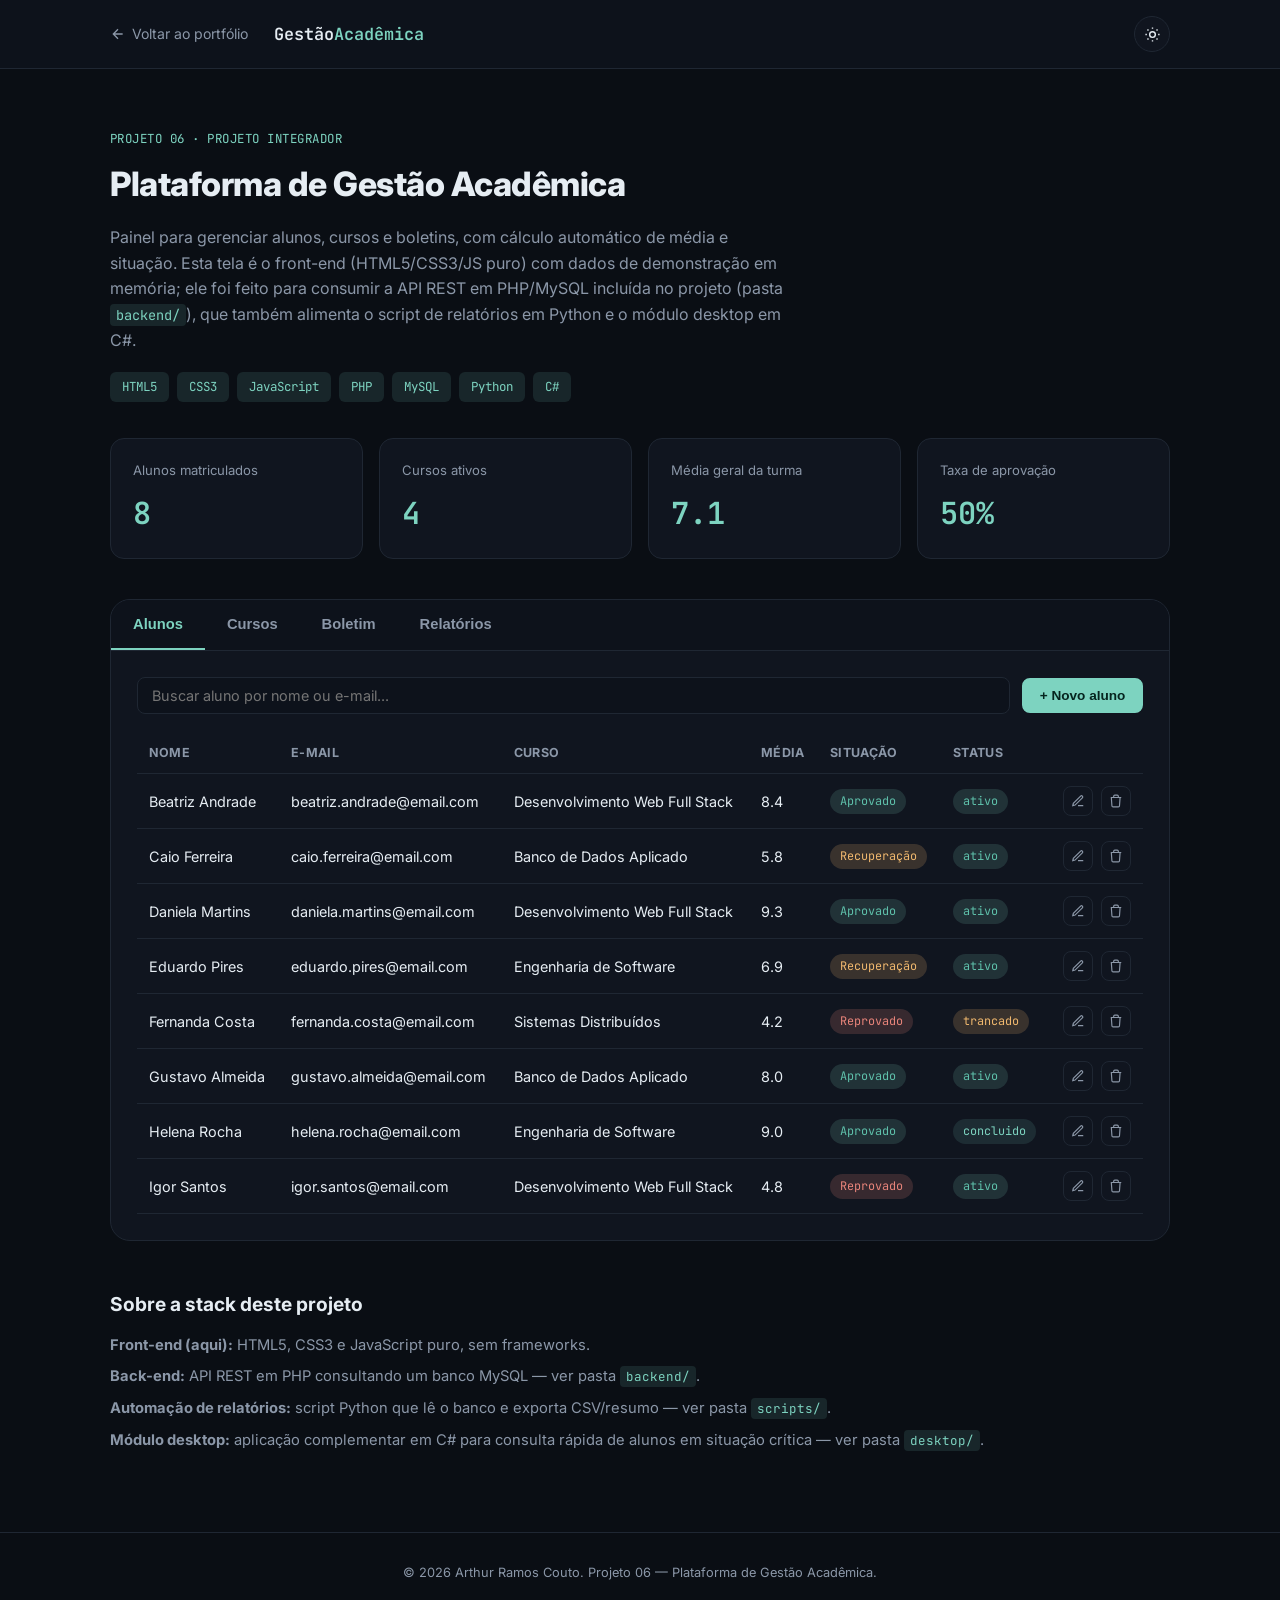
<file: Projetos/Projeto-06/index.html>
<!DOCTYPE html>
<html lang="pt-br">
<head>
    <meta charset="UTF-8">
    <meta name="viewport" content="width=device-width, initial-scale=1.0">
    <title>Plataforma de Gestão Acadêmica | Projeto 06 — Arthur Ramos Couto</title>
    <meta name="description" content="Projeto integrador: front-end de gestão acadêmica com alunos, cursos e boletim, consumindo API em PHP/MySQL e relatórios em Python/C#.">

    <link rel="preconnect" href="https://fonts.googleapis.com">
    <link rel="preconnect" href="https://fonts.gstatic.com" crossorigin>
    <link href="https://fonts.googleapis.com/css2?family=Inter:wght@400;500;600;700;800&family=JetBrains+Mono:wght@400;500;600&display=swap" rel="stylesheet">

    <link rel="stylesheet" href="style.css">
</head>
<body>

    <a href="#conteudo" class="skip-link">Pular para o conteúdo</a>

    <header class="app-header">
        <div class="app-header-inner">
            <a href="../../index.html#projetos" class="back-link">
                <svg viewBox="0 0 24 24" fill="none" stroke="currentColor" stroke-width="2" aria-hidden="true"><path d="M19 12H5M12 19l-7-7 7-7"></path></svg>
                Voltar ao portfólio
            </a>

            <span class="app-logo">Gestão<span>Acadêmica</span></span>

            <button class="theme-toggle" id="themeToggle" type="button" aria-label="Alternar tema claro/escuro">
                <svg class="icon-sun" viewBox="0 0 24 24" fill="none" stroke="currentColor" stroke-width="2" aria-hidden="true"><circle cx="12" cy="12" r="4"></circle><path d="M12 2v2M12 20v2M4.93 4.93l1.41 1.41M17.66 17.66l1.41 1.41M2 12h2M20 12h2M6.34 17.66l-1.41 1.41M19.07 4.93l-1.41 1.41"></path></svg>
                <svg class="icon-moon" viewBox="0 0 24 24" fill="none" stroke="currentColor" stroke-width="2" aria-hidden="true"><path d="M21 12.79A9 9 0 1111.21 3 7 7 0 0021 12.79z"></path></svg>
            </button>
        </div>
    </header>

    <main id="conteudo" class="container">

        
        <section class="project-intro">
            <span class="eyebrow">Projeto 06 · Projeto integrador</span>
            <h1>Plataforma de Gestão Acadêmica</h1>
            <p class="lede">
                Painel para gerenciar alunos, cursos e boletins, com cálculo automático de média e
                situação. Esta tela é o front-end (HTML5/CSS3/JS puro) com dados de demonstração em
                memória; ele foi feito para consumir a API REST em PHP/MySQL incluída no projeto
                (pasta <code>backend/</code>), que também alimenta o script de relatórios em Python e o
                módulo desktop em C#.
            </p>
            <div class="tags">
                <span>HTML5</span><span>CSS3</span><span>JavaScript</span><span>PHP</span><span>MySQL</span><span>Python</span><span>C#</span>
            </div>
        </section>

        
        <section class="dashboard" aria-label="Indicadores gerais">
            <div class="stat-card">
                <span class="stat-label">Alunos matriculados</span>
                <span class="stat-value" id="statAlunos">0</span>
            </div>
            <div class="stat-card">
                <span class="stat-label">Cursos ativos</span>
                <span class="stat-value" id="statCursos">0</span>
            </div>
            <div class="stat-card">
                <span class="stat-label">Média geral da turma</span>
                <span class="stat-value" id="statMedia">0.0</span>
            </div>
            <div class="stat-card">
                <span class="stat-label">Taxa de aprovação</span>
                <span class="stat-value" id="statAprovacao">0%</span>
            </div>
        </section>

        
        <section class="panel">
            <div class="tabs" role="tablist" aria-label="Seções do sistema">
                <button class="tab-btn active" data-tab="alunos" role="tab" aria-selected="true" type="button">Alunos</button>
                <button class="tab-btn" data-tab="cursos" role="tab" aria-selected="false" type="button">Cursos</button>
                <button class="tab-btn" data-tab="boletim" role="tab" aria-selected="false" type="button">Boletim</button>
                <button class="tab-btn" data-tab="relatorios" role="tab" aria-selected="false" type="button">Relatórios</button>
            </div>

            
            <div class="tab-panel active" id="tab-alunos" role="tabpanel">
                <div class="panel-toolbar">
                    <input type="search" id="buscaAluno" class="input" placeholder="Buscar aluno por nome ou e-mail...">
                    <button class="btn small" id="btnNovoAluno" type="button">+ Novo aluno</button>
                </div>
                <div class="table-wrap">
                    <table class="data-table" id="tabelaAlunos">
                        <thead>
                            <tr>
                                <th>Nome</th>
                                <th>E-mail</th>
                                <th>Curso</th>
                                <th>Média</th>
                                <th>Situação</th>
                                <th>Status</th>
                                <th aria-label="Ações"></th>
                            </tr>
                        </thead>
                        <tbody id="corpoTabelaAlunos"></tbody>
                    </table>
                </div>
                <p class="empty-state" id="alunosVazio" hidden>Nenhum aluno encontrado.</p>
            </div>

            <!-- ---- CURSOS ---- -->
            <div class="tab-panel" id="tab-cursos" role="tabpanel">
                <div class="panel-toolbar">
                    <p class="panel-hint">Cursos cadastrados na plataforma e número de alunos matriculados em cada um.</p>
                    <button class="btn small" id="btnNovoCurso" type="button">+ Novo curso</button>
                </div>
                <div class="course-grid" id="gradeCursos"></div>
            </div>

            
            <div class="tab-panel" id="tab-boletim" role="tabpanel">
                <div class="panel-toolbar">
                    <label class="select-label" for="selectAlunoBoletim">Aluno</label>
                    <select id="selectAlunoBoletim" class="input"></select>
                    <button class="btn small outline" id="btnLancarNota" type="button">+ Lançar nota</button>
                </div>

                <div class="table-wrap">
                    <table class="data-table" id="tabelaBoletim">
                        <thead>
                            <tr>
                                <th>Disciplina</th>
                                <th>Nota</th>
                                <th aria-label="Ações"></th>
                            </tr>
                        </thead>
                        <tbody id="corpoTabelaBoletim"></tbody>
                    </table>
                </div>

                <div class="boletim-resumo" id="boletimResumo"></div>
            </div>

            
            <div class="tab-panel" id="tab-relatorios" role="tabpanel">
                <p class="panel-hint">
                    Em produção, este relatório é gerado pelo script <code>scripts/relatorio_desempenho.py</code>
                    (lendo direto do MySQL) ou pelo módulo desktop em C#. Aqui, o botão abaixo gera a mesma
                    estrutura de relatório em CSV a partir dos dados desta página, para demonstração.
                </p>
                <button class="btn" id="btnGerarRelatorio" type="button">Gerar relatório de desempenho (.csv)</button>
            </div>
        </section>

        <section class="stack-note">
            <h2 class="section-title-sm">Sobre a stack deste projeto</h2>
            <ul class="stack-list">
                <li><strong>Front-end (aqui):</strong> HTML5, CSS3 e JavaScript puro, sem frameworks.</li>
                <li><strong>Back-end:</strong> API REST em PHP consultando um banco MySQL — ver pasta <code>backend/</code>.</li>
                <li><strong>Automação de relatórios:</strong> script Python que lê o banco e exporta CSV/resumo — ver pasta <code>scripts/</code>.</li>
                <li><strong>Módulo desktop:</strong> aplicação complementar em C# para consulta rápida de alunos em situação crítica — ver pasta <code>desktop/</code>.</li>
            </ul>
        </section>

    </main>

    <footer>
        <p>&copy; 2026 Arthur Ramos Couto. Projeto 06 — Plataforma de Gestão Acadêmica.</p>
    </footer>

    
    <div class="modal-overlay" id="modalAluno" hidden>
        <div class="modal" role="dialog" aria-modal="true" aria-labelledby="modalAlunoTitulo">
            <h3 id="modalAlunoTitulo">Novo aluno</h3>
            <form id="formAluno">
                <input type="hidden" id="alunoId">
                <label class="field">
                    <span>Nome completo</span>
                    <input type="text" id="alunoNome" class="input" required>
                </label>
                <label class="field">
                    <span>E-mail</span>
                    <input type="email" id="alunoEmail" class="input" required>
                </label>
                <label class="field">
                    <span>Curso</span>
                    <select id="alunoCurso" class="input" required></select>
                </label>
                <label class="field">
                    <span>Status</span>
                    <select id="alunoStatus" class="input">
                        <option value="ativo">Ativo</option>
                        <option value="trancado">Trancado</option>
                        <option value="concluido">Concluído</option>
                    </select>
                </label>
                <div class="modal-actions">
                    <button type="button" class="btn small outline" data-close-modal="modalAluno">Cancelar</button>
                    <button type="submit" class="btn small">Salvar</button>
                </div>
            </form>
        </div>
    </div>

    
    <div class="modal-overlay" id="modalCurso" hidden>
        <div class="modal" role="dialog" aria-modal="true" aria-labelledby="modalCursoTitulo">
            <h3 id="modalCursoTitulo">Novo curso</h3>
            <form id="formCurso">
                <label class="field">
                    <span>Nome do curso</span>
                    <input type="text" id="cursoNome" class="input" required>
                </label>
                <label class="field">
                    <span>Carga horária (h)</span>
                    <input type="number" id="cursoCarga" class="input" min="1" required>
                </label>
                <label class="field">
                    <span>Professor responsável</span>
                    <input type="text" id="cursoProfessor" class="input" required>
                </label>
                <div class="modal-actions">
                    <button type="button" class="btn small outline" data-close-modal="modalCurso">Cancelar</button>
                    <button type="submit" class="btn small">Salvar</button>
                </div>
            </form>
        </div>
    </div>

    
    <div class="modal-overlay" id="modalNota" hidden>
        <div class="modal" role="dialog" aria-modal="true" aria-labelledby="modalNotaTitulo">
            <h3 id="modalNotaTitulo">Lançar nota</h3>
            <form id="formNota">
                <label class="field">
                    <span>Disciplina</span>
                    <input type="text" id="notaDisciplina" class="input" required>
                </label>
                <label class="field">
                    <span>Nota (0 a 10)</span>
                    <input type="number" id="notaValor" class="input" min="0" max="10" step="0.1" required>
                </label>
                <div class="modal-actions">
                    <button type="button" class="btn small outline" data-close-modal="modalNota">Cancelar</button>
                    <button type="submit" class="btn small">Salvar</button>
                </div>
            </form>
        </div>
    </div>

    <script src="script.js"></script>
</body>
</html>
</file>
<file: Projetos/Projeto-01-Catalogo-de-Produtos/style.css>
*, *::before, *::after { box-sizing: border-box; margin: 0; padding: 0; }

:root {
    --bg: #f4f6fb;
    --surface: #ffffff;
    --primary: #4f46e5;
    --primary-hover: #4338ca;
    --text: #1e293b;
    --muted: #64748b;
    --border: #e2e8f0;
    --radius: 12px;
    --shadow: 0 2px 12px rgba(0,0,0,.08);
    --tag-bg: #ede9fe;
    --tag-color: #6d28d9;
}

body {
    font-family: 'Inter', sans-serif;
    background: var(--bg);
    color: var(--text);
    min-height: 100vh;
}


header {
    background: var(--primary);
    color: #fff;
    padding: 1rem 0;
    position: sticky;
    top: 0;
    z-index: 10;
    box-shadow: 0 2px 8px rgba(79,70,229,.3);
}
.header-inner {
    max-width: 1100px;
    margin: 0 auto;
    padding: 0 1.5rem;
    display: flex;
    align-items: center;
    gap: 1rem;
}
header h1 { font-size: 1.3rem; font-weight: 700; }
.badge {
    margin-left: auto;
    background: rgba(255,255,255,.2);
    padding: .25rem .75rem;
    border-radius: 999px;
    font-size: .8rem;
    font-weight: 600;
}


.container { max-width: 1100px; margin: 0 auto; padding: 2rem 1.5rem; }


.toolbar {
    display: flex;
    flex-wrap: wrap;
    gap: 1rem;
    align-items: center;
    margin-bottom: 2rem;
}
.search {
    flex: 1 1 240px;
    padding: .6rem 1rem;
    border: 2px solid var(--border);
    border-radius: var(--radius);
    font-size: .95rem;
    outline: none;
    transition: border-color .2s;
}
.search:focus { border-color: var(--primary); }

.filters { display: flex; gap: .5rem; flex-wrap: wrap; }
.filter-btn {
    padding: .4rem .9rem;
    border: 2px solid var(--border);
    border-radius: 999px;
    background: var(--surface);
    font-size: .82rem;
    font-weight: 500;
    cursor: pointer;
    transition: all .2s;
    color: var(--muted);
}
.filter-btn:hover { border-color: var(--primary); color: var(--primary); }
.filter-btn.active {
    background: var(--primary);
    border-color: var(--primary);
    color: #fff;
}


.product-grid {
    display: grid;
    grid-template-columns: repeat(auto-fill, minmax(240px, 1fr));
    gap: 1.25rem;
}


.product-card {
    background: var(--surface);
    border-radius: var(--radius);
    box-shadow: var(--shadow);
    overflow: hidden;
    display: flex;
    flex-direction: column;
    transition: transform .2s, box-shadow .2s;
    role: listitem;
}
.product-card:hover { transform: translateY(-4px); box-shadow: 0 8px 24px rgba(0,0,0,.12); }

.product-img {
    width: 100%;
    aspect-ratio: 4/3;
    object-fit: cover;
    background: #e8eaf6;
    display: flex;
    align-items: center;
    justify-content: center;
    font-size: 3.5rem;
}

.product-body { padding: 1rem; display: flex; flex-direction: column; flex: 1; gap: .5rem; }
.product-name { font-weight: 600; font-size: .95rem; }
.product-desc { font-size: .82rem; color: var(--muted); flex: 1; }

.product-footer {
    display: flex;
    align-items: center;
    justify-content: space-between;
    margin-top: .5rem;
}
.product-price { font-weight: 700; font-size: 1.05rem; color: var(--primary); }
.product-tag {
    font-size: .72rem;
    font-weight: 600;
    background: var(--tag-bg);
    color: var(--tag-color);
    padding: .2rem .6rem;
    border-radius: 999px;
    text-transform: capitalize;
}
.btn-cart {
    width: 100%;
    margin-top: .75rem;
    padding: .5rem;
    background: var(--primary);
    color: #fff;
    border: none;
    border-radius: 8px;
    font-size: .85rem;
    font-weight: 600;
    cursor: pointer;
    transition: background .2s;
}
.btn-cart:hover { background: var(--primary-hover); }
.btn-cart.added { background: #16a34a; }


.empty-msg {
    text-align: center;
    padding: 3rem 1rem;
    color: var(--muted);
    font-size: 1rem;
}

@media (max-width: 540px) {
    .toolbar { flex-direction: column; align-items: stretch; }
    .filters { justify-content: center; }
}

.back-link {
    color: rgba(255, 255, 255, 0.85);
    text-decoration: none;
    font-size: 0.85rem;
    white-space: nowrap;
    transition: color 0.2s;
}

.back-link:hover {
    color: #ffffff;
}
</file>
<file: Projetos/Projeto-02/style.css>
*, *::before, *::after { box-sizing: border-box; margin: 0; padding: 0; }

:root {
    --bg: #f0f4ff;
    --surface: #ffffff;
    --border: #dde3f0;
    --text: #1e293b;
    --muted: #64748b;
    --radius: 12px;
    --shadow: 0 2px 10px rgba(0,0,0,.07);

    --todo-color: #6366f1;
    --doing-color: #f59e0b;
    --done-color: #22c55e;

    --p-alta: #ef4444;
    --p-media: #f59e0b;
    --p-baixa: #22c55e;

    --header-bg: #4f46e5;
    --header-text: #ffffff;
}

[data-theme="dark"] {
    --bg: #0f1117;
    --surface: #1a1f2e;
    --border: #2a3040;
    --text: #e2e8f0;
    --muted: #8892a4;
    --shadow: 0 2px 10px rgba(0,0,0,.3);
    --header-bg: #1e1b4b;
}

body {
    font-family: 'Inter', sans-serif;
    background: var(--bg);
    color: var(--text);
    min-height: 100vh;
    transition: background .3s, color .3s;
}


header {
    background: var(--header-bg);
    color: var(--header-text);
    padding: 1rem 0;
    position: sticky;
    top: 0;
    z-index: 10;
    box-shadow: 0 2px 8px rgba(79,70,229,.3);
}
.header-inner {
    max-width: 1100px;
    margin: 0 auto;
    padding: 0 1.5rem;
    display: flex;
    align-items: center;
    gap: 1rem;
}
header h1 { font-size: 1.25rem; font-weight: 700; }
.theme-btn {
    margin-left: auto;
    background: rgba(255,255,255,.15);
    border: none;
    border-radius: 999px;
    padding: .35rem .8rem;
    font-size: 1rem;
    cursor: pointer;
    transition: background .2s;
}
.theme-btn:hover { background: rgba(255,255,255,.25); }


.container { max-width: 1100px; margin: 0 auto; padding: 2rem 1.5rem; }


.add-task-form {
    display: flex;
    gap: .75rem;
    flex-wrap: wrap;
    margin-bottom: 1.5rem;
}
.task-input {
    flex: 1 1 260px;
    padding: .65rem 1rem;
    border: 2px solid var(--border);
    border-radius: var(--radius);
    font-size: .95rem;
    background: var(--surface);
    color: var(--text);
    outline: none;
    transition: border-color .2s;
}
.task-input:focus { border-color: var(--todo-color); }
.priority-select {
    padding: .65rem .8rem;
    border: 2px solid var(--border);
    border-radius: var(--radius);
    font-size: .85rem;
    background: var(--surface);
    color: var(--text);
    cursor: pointer;
}
.btn-add {
    padding: .65rem 1.25rem;
    background: var(--todo-color);
    color: #fff;
    border: none;
    border-radius: var(--radius);
    font-size: .9rem;
    font-weight: 600;
    cursor: pointer;
    transition: opacity .2s;
}
.btn-add:hover { opacity: .85; }


.stats {
    display: flex;
    gap: 1rem;
    flex-wrap: wrap;
    margin-bottom: 1.5rem;
    font-size: .82rem;
    color: var(--muted);
}
.stats span { font-weight: 600; color: var(--text); }


.kanban {
    display: grid;
    grid-template-columns: repeat(3, 1fr);
    gap: 1.25rem;
    align-items: start;
}
@media (max-width: 700px) { .kanban { grid-template-columns: 1fr; } }

.kanban-col {
    background: var(--surface);
    border-radius: var(--radius);
    box-shadow: var(--shadow);
    padding: 1rem;
    min-height: 200px;
    transition: background .3s;
}
.kanban-col.drag-over { outline: 2px dashed var(--todo-color); outline-offset: -4px; }

.col-header {
    display: flex;
    align-items: center;
    gap: .5rem;
    margin-bottom: .85rem;
    padding-bottom: .6rem;
    border-bottom: 2px solid var(--border);
}
.col-icon { font-size: 1.1rem; }
.col-header h2 { font-size: .9rem; font-weight: 700; flex: 1; }
.col-count {
    font-size: .75rem;
    font-weight: 700;
    background: var(--border);
    padding: .15rem .5rem;
    border-radius: 999px;
}


.card-list { display: flex; flex-direction: column; gap: .6rem; }

.task-card {
    background: var(--bg);
    border: 1.5px solid var(--border);
    border-radius: 8px;
    padding: .65rem .75rem;
    cursor: grab;
    display: flex;
    align-items: flex-start;
    gap: .6rem;
    transition: box-shadow .15s, transform .15s, background .3s;
    position: relative;
    user-select: none;
}
.task-card:hover { box-shadow: 0 4px 12px rgba(0,0,0,.1); }
.task-card.dragging { opacity: .4; transform: scale(.97); cursor: grabbing; }

.priority-dot {
    width: 10px;
    height: 10px;
    border-radius: 50%;
    flex-shrink: 0;
    margin-top: 4px;
}
.priority-dot.alta  { background: var(--p-alta); }
.priority-dot.media { background: var(--p-media); }
.priority-dot.baixa { background: var(--p-baixa); }

.task-text { flex: 1; font-size: .88rem; line-height: 1.4; word-break: break-word; }
.task-card[data-status="done"] .task-text { text-decoration: line-through; opacity: .6; }

.btn-del {
    background: none;
    border: none;
    cursor: pointer;
    font-size: .95rem;
    opacity: .4;
    transition: opacity .15s;
    flex-shrink: 0;
    padding: 0;
}
.btn-del:hover { opacity: 1; }


.btn-clear {
    margin-top: 1.5rem;
    padding: .5rem 1.1rem;
    background: none;
    border: 2px solid var(--border);
    border-radius: var(--radius);
    font-size: .85rem;
    font-weight: 600;
    color: var(--muted);
    cursor: pointer;
    transition: border-color .2s, color .2s;
}
.btn-clear:hover { border-color: var(--p-alta); color: var(--p-alta); }

.back-link {
    color: rgba(255, 255, 255, 0.85);
    text-decoration: none;
    font-size: 0.85rem;
    white-space: nowrap;
    transition: color 0.2s;
}

.back-link:hover {
    color: #ffffff;
}
</file>
<file: Projetos/Projeto-06/style.css>
:root {
    --bg-color: #0a0e14;
    --bg-color-alt: #0d121b;
    --card-bg: #10151f;
    --card-border: #1f2733;
    --text-primary: #e6edf3;
    --text-secondary: #8b97a8;
    --accent: #7dd3c0;
    --accent-strong: #5fc1ab;
    --accent-soft: rgba(125, 211, 192, 0.12);
    --accent-2: #f0b86e;
    --danger: #e8847a;
    --warning: #f0b86e;
    --success: #7dd3c0;

    --font-display: 'Inter', sans-serif;
    --font-mono: 'JetBrains Mono', monospace;

    --radius-sm: 8px;
    --radius-md: 14px;
    --radius-lg: 20px;
    --shadow-soft: 0 10px 30px -15px rgba(0, 0, 0, 0.5);
    --shadow-lift: 0 20px 40px -20px rgba(125, 211, 192, 0.25);
    --transition: all 0.25s ease;
}

[data-theme="light"] {
    --bg-color: #f7f8fa;
    --bg-color-alt: #ffffff;
    --card-bg: #ffffff;
    --card-border: #e2e6ec;
    --text-primary: #131a24;
    --text-secondary: #5b6573;
    --accent: #1f9e85;
    --accent-strong: #16806b;
    --accent-soft: rgba(31, 158, 133, 0.1);
    --accent-2: #c97c1f;
    --shadow-soft: 0 10px 30px -15px rgba(20, 20, 30, 0.15);
    --shadow-lift: 0 20px 40px -20px rgba(31, 158, 133, 0.25);
}

* { margin: 0; padding: 0; box-sizing: border-box; }

body {
    background-color: var(--bg-color);
    color: var(--text-primary);
    font-family: var(--font-display);
    line-height: 1.6;
    transition: background-color 0.3s ease, color 0.3s ease;
}

code {
    font-family: var(--font-mono);
    background: var(--accent-soft);
    color: var(--accent);
    padding: 2px 6px;
    border-radius: 4px;
    font-size: 0.85em;
}

.container {
    max-width: 1100px;
    margin: 0 auto;
    padding: 0 20px 80px;
}

.skip-link {
    position: absolute;
    left: -999px;
    background: var(--accent);
    color: #06251f;
    padding: 10px 16px;
    border-radius: var(--radius-sm);
    z-index: 2000;
    font-weight: 600;
}
.skip-link:focus { left: 16px; top: 16px; }

a:focus-visible, button:focus-visible, input:focus-visible, select:focus-visible {
    outline: 2px solid var(--accent);
    outline-offset: 2px;
    border-radius: 4px;
}


.app-header {
    background: var(--bg-color-alt);
    border-bottom: 1px solid var(--card-border);
    position: sticky;
    top: 0;
    z-index: 100;
}

.app-header-inner {
    max-width: 1100px;
    margin: 0 auto;
    padding: 16px 20px;
    display: flex;
    align-items: center;
    gap: 18px;
}

.back-link {
    display: inline-flex;
    align-items: center;
    gap: 6px;
    text-decoration: none;
    color: var(--text-secondary);
    font-size: 0.88rem;
    transition: var(--transition);
}
.back-link svg { width: 16px; height: 16px; }
.back-link:hover { color: var(--accent); }

.app-logo {
    font-family: var(--font-mono);
    font-weight: 600;
    font-size: 1.05rem;
    margin-right: auto;
    margin-left: 8px;
}
.app-logo span { color: var(--accent); }

.theme-toggle {
    background: var(--card-bg);
    border: 1px solid var(--card-border);
    color: var(--text-primary);
    width: 36px;
    height: 36px;
    border-radius: 50%;
    display: flex;
    align-items: center;
    justify-content: center;
    cursor: pointer;
    transition: var(--transition);
}
.theme-toggle:hover { border-color: var(--accent); color: var(--accent); }
.theme-toggle svg { width: 17px; height: 17px; }
.icon-moon { display: none; }
[data-theme="light"] .icon-sun { display: none; }
[data-theme="light"] .icon-moon { display: block; }


.project-intro {
    padding: 56px 0 36px;
}

.eyebrow {
    font-family: var(--font-mono);
    font-size: 0.78rem;
    color: var(--accent);
    letter-spacing: 0.04em;
    text-transform: uppercase;
}

.project-intro h1 {
    font-size: 2.1rem;
    font-weight: 800;
    letter-spacing: -0.5px;
    margin: 0.4rem 0 0.9rem;
}

.lede {
    color: var(--text-secondary);
    max-width: 680px;
    margin-bottom: 1.2rem;
}

.tags {
    display: flex;
    flex-wrap: wrap;
    gap: 8px;
}
.tags span {
    font-family: var(--font-mono);
    background: var(--accent-soft);
    color: var(--accent);
    padding: 5px 12px;
    border-radius: 6px;
    font-size: 0.78rem;
}


.dashboard {
    display: grid;
    grid-template-columns: repeat(auto-fit, minmax(200px, 1fr));
    gap: 16px;
    margin-bottom: 40px;
}

.stat-card {
    background: var(--card-bg);
    border: 1px solid var(--card-border);
    border-radius: var(--radius-md);
    padding: 1.3rem 1.4rem;
    display: flex;
    flex-direction: column;
    gap: 8px;
    transition: var(--transition);
}
.stat-card:hover { border-color: var(--accent); transform: translateY(-3px); }

.stat-label {
    font-size: 0.82rem;
    color: var(--text-secondary);
}

.stat-value {
    font-family: var(--font-mono);
    font-size: 1.9rem;
    font-weight: 600;
    color: var(--accent);
}


.panel {
    background: var(--card-bg);
    border: 1px solid var(--card-border);
    border-radius: var(--radius-lg);
    overflow: hidden;
    margin-bottom: 40px;
}

.tabs {
    display: flex;
    overflow-x: auto;
    border-bottom: 1px solid var(--card-border);
    background: var(--bg-color-alt);
}

.tab-btn {
    background: transparent;
    border: none;
    color: var(--text-secondary);
    padding: 16px 22px;
    font-size: 0.92rem;
    font-weight: 600;
    cursor: pointer;
    white-space: nowrap;
    border-bottom: 2px solid transparent;
    transition: var(--transition);
}
.tab-btn:hover { color: var(--text-primary); }
.tab-btn.active { color: var(--accent); border-bottom-color: var(--accent); }

.tab-panel { display: none; padding: 1.6rem; }
.tab-panel.active { display: block; }

.panel-toolbar {
    display: flex;
    align-items: center;
    gap: 12px;
    flex-wrap: wrap;
    margin-bottom: 1.2rem;
}

.panel-hint {
    color: var(--text-secondary);
    font-size: 0.9rem;
    flex: 1;
    min-width: 200px;
}

.select-label {
    font-size: 0.85rem;
    color: var(--text-secondary);
}

.input {
    background: var(--bg-color-alt);
    border: 1px solid var(--card-border);
    color: var(--text-primary);
    padding: 9px 14px;
    border-radius: var(--radius-sm);
    font-family: var(--font-display);
    font-size: 0.9rem;
    transition: var(--transition);
}
.input:focus { border-color: var(--accent); }
#buscaAluno { flex: 1; min-width: 200px; }


.table-wrap { overflow-x: auto; }

.data-table {
    width: 100%;
    border-collapse: collapse;
    font-size: 0.9rem;
}

.data-table th {
    text-align: left;
    padding: 10px 12px;
    color: var(--text-secondary);
    font-size: 0.78rem;
    text-transform: uppercase;
    letter-spacing: 0.03em;
    border-bottom: 1px solid var(--card-border);
}

.data-table td {
    padding: 12px;
    border-bottom: 1px solid var(--card-border);
    vertical-align: middle;
}

.data-table tbody tr:hover { background: var(--accent-soft); }

.badge {
    font-family: var(--font-mono);
    font-size: 0.74rem;
    padding: 3px 10px;
    border-radius: 20px;
    display: inline-block;
}
.badge.aprovado { background: rgba(125,211,192,0.15); color: var(--accent-strong); }
.badge.recuperacao { background: rgba(240,184,110,0.18); color: var(--accent-2); }
.badge.reprovado { background: rgba(232,132,122,0.18); color: var(--danger); }
.badge.ativo { background: rgba(125,211,192,0.15); color: var(--accent-strong); }
.badge.trancado { background: rgba(240,184,110,0.18); color: var(--accent-2); }
.badge.concluido { background: var(--accent-soft); color: var(--accent); }

.row-actions { display: flex; gap: 8px; justify-content: flex-end; }

.icon-btn {
    background: transparent;
    border: 1px solid var(--card-border);
    color: var(--text-secondary);
    width: 30px;
    height: 30px;
    border-radius: var(--radius-sm);
    cursor: pointer;
    display: inline-flex;
    align-items: center;
    justify-content: center;
    transition: var(--transition);
}
.icon-btn:hover { border-color: var(--accent); color: var(--accent); }
.icon-btn.danger:hover { border-color: var(--danger); color: var(--danger); }
.icon-btn svg { width: 14px; height: 14px; }

.empty-state {
    text-align: center;
    color: var(--text-secondary);
    padding: 2rem 0;
}


.course-grid {
    display: grid;
    grid-template-columns: repeat(auto-fit, minmax(230px, 1fr));
    gap: 16px;
}

.course-card {
    background: var(--bg-color-alt);
    border: 1px solid var(--card-border);
    border-radius: var(--radius-md);
    padding: 1.2rem;
    transition: var(--transition);
}
.course-card:hover { border-color: var(--accent); transform: translateY(-3px); }

.course-card h3 { font-size: 1rem; color: var(--accent); margin-bottom: 0.5rem; }
.course-card p { font-size: 0.85rem; color: var(--text-secondary); margin-bottom: 0.3rem; }
.course-card .course-count {
    margin-top: 0.6rem;
    font-family: var(--font-mono);
    font-size: 0.78rem;
    color: var(--text-primary);
}


.boletim-resumo {
    margin-top: 1.2rem;
    display: flex;
    gap: 24px;
    flex-wrap: wrap;
    font-family: var(--font-mono);
    font-size: 0.88rem;
    color: var(--text-secondary);
}
.boletim-resumo strong { color: var(--text-primary); }


.btn {
    display: inline-flex;
    align-items: center;
    gap: 8px;
    padding: 11px 24px;
    background: var(--accent);
    color: #06251f;
    text-decoration: none;
    border-radius: var(--radius-sm);
    font-weight: 600;
    border: 2px solid var(--accent);
    transition: var(--transition);
    cursor: pointer;
    font-size: 0.92rem;
}
[data-theme="light"] .btn { color: #fff; }
.btn:hover { background: var(--accent-strong); border-color: var(--accent-strong); }

.btn.small { padding: 8px 16px; font-size: 0.85rem; }

.btn.outline { background: transparent; color: var(--accent); }
.btn.outline:hover { color: #06251f; }
[data-theme="light"] .btn.outline:hover { color: #fff; }


.stack-note { padding-top: 8px; }

.section-title-sm {
    font-size: 1.2rem;
    font-weight: 700;
    margin-bottom: 0.9rem;
}

.stack-list {
    list-style: none;
    display: flex;
    flex-direction: column;
    gap: 8px;
    color: var(--text-secondary);
    font-size: 0.92rem;
}

footer {
    text-align: center;
    padding: 30px;
    color: var(--text-secondary);
    font-size: 0.8rem;
    border-top: 1px solid var(--card-border);
}


.modal-overlay {
    position: fixed;
    inset: 0;
    background: rgba(5, 8, 12, 0.65);
    display: flex;
    align-items: center;
    justify-content: center;
    padding: 20px;
    z-index: 1000;
}
.modal-overlay[hidden] { display: none; }

.modal {
    background: var(--card-bg);
    border: 1px solid var(--card-border);
    border-radius: var(--radius-lg);
    padding: 1.8rem;
    width: 100%;
    max-width: 420px;
    box-shadow: var(--shadow-soft);
}

.modal h3 { margin-bottom: 1.2rem; font-size: 1.15rem; }

.field {
    display: flex;
    flex-direction: column;
    gap: 6px;
    margin-bottom: 1rem;
    font-size: 0.85rem;
    color: var(--text-secondary);
}
.field .input { width: 100%; }

.modal-actions {
    display: flex;
    justify-content: flex-end;
    gap: 10px;
    margin-top: 1.4rem;
}


@media (max-width: 640px) {
    .app-logo { display: none; }
    .project-intro h1 { font-size: 1.6rem; }
    .panel-toolbar { flex-direction: column; align-items: stretch; }
    .row-actions { justify-content: flex-start; }
}
</file>
